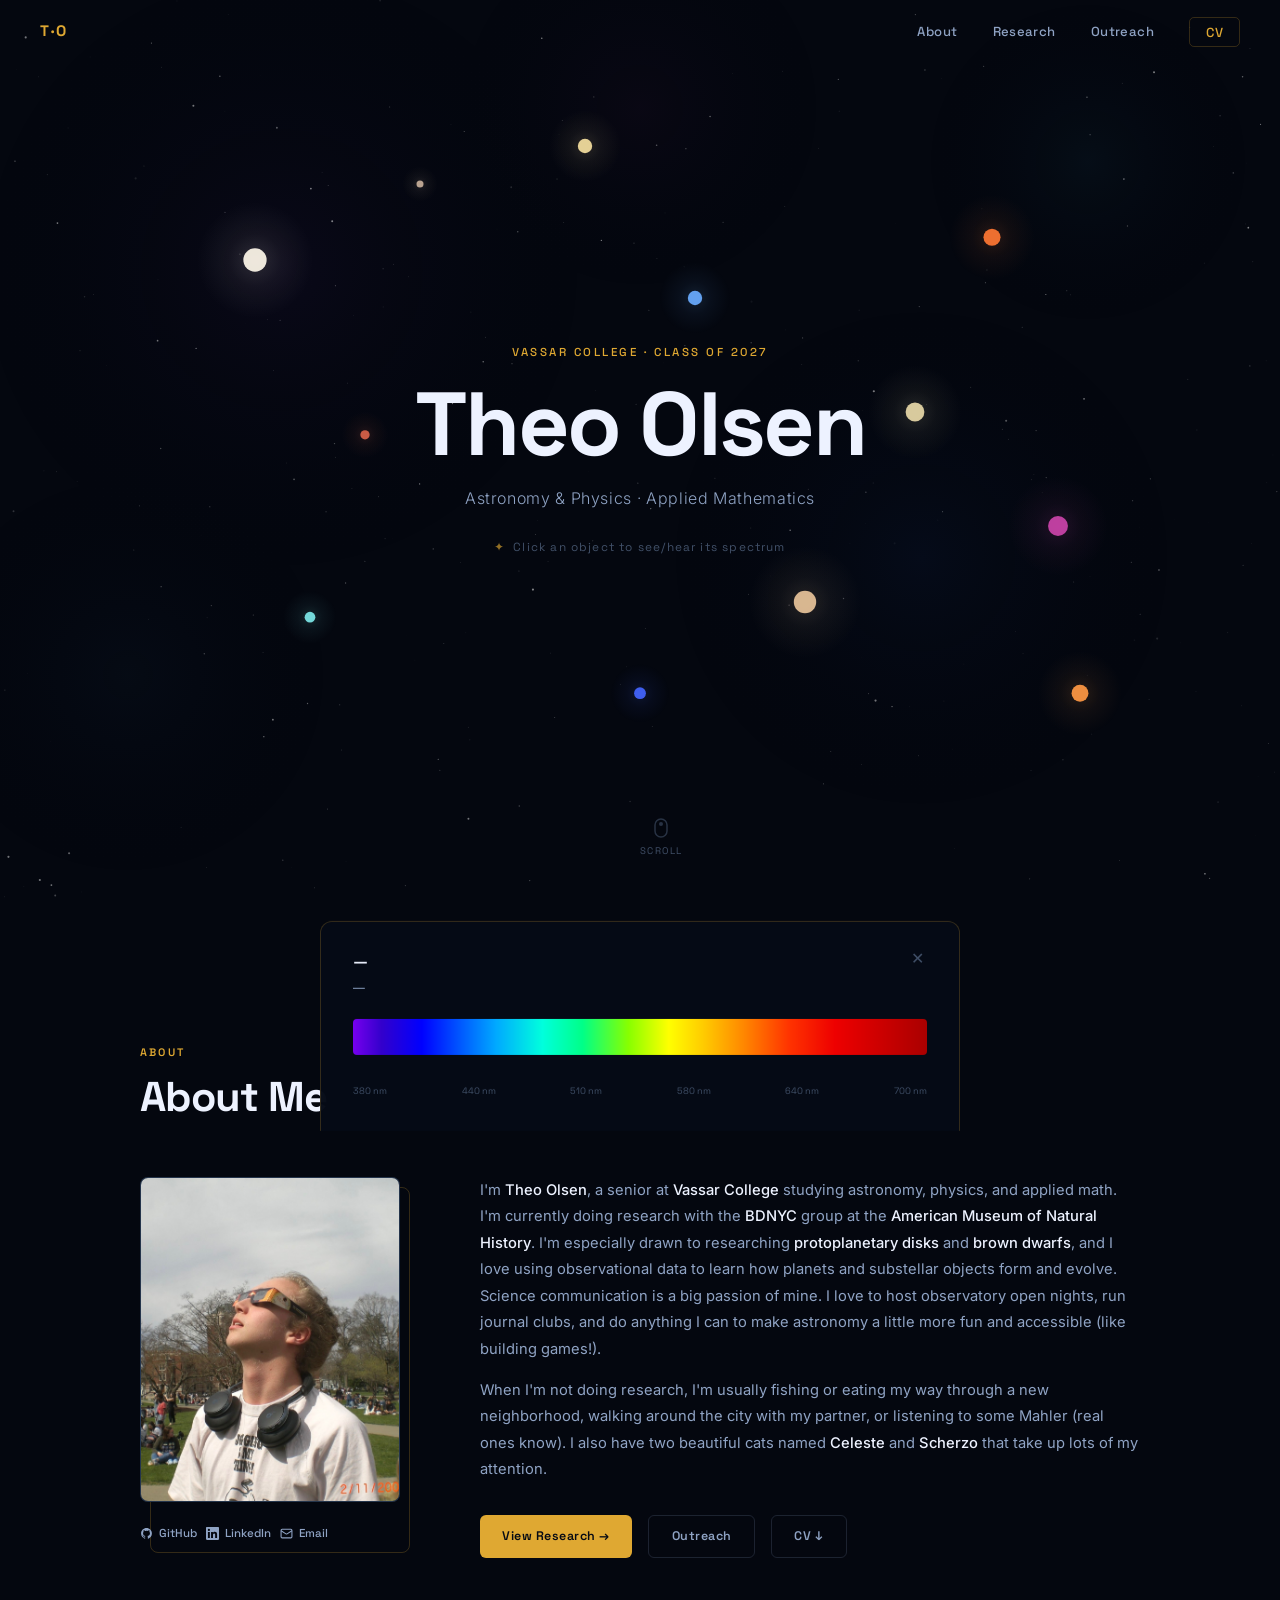
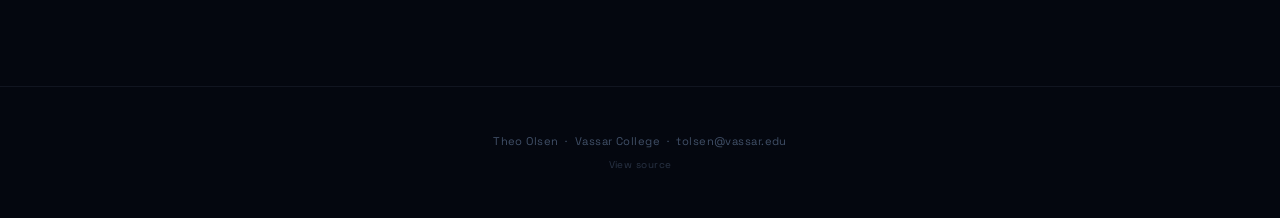
<file: index.html>
<!DOCTYPE html>
<html lang="en">

<head>
  <meta charset="UTF-8">
  <meta name="viewport" content="width=device-width, initial-scale=1.0">
  <title>Theo Olsen</title>
  <meta name="description" content="Theodor Olsen (Theo Olsen) — astronomy researcher, musician, and student at Vassar College. Research on brown dwarfs, protoplanetary disks, and the SEDA software package with BDNYC at the American Museum of Natural History.">
  <meta name="keywords" content="Theo Olsen, Theodor Olsen, astronomer, researcher, astronomy researcher, musician, music, flute, Vassar College, brown dwarfs, protoplanetary disks">
  <meta name="author" content="Theodor Olsen, Theo Olsen">
  <meta name="robots" content="index, follow">
  <link rel="canonical" href="https://the0lsen.github.io/">
  <meta property="og:type" content="website">
  <meta property="og:url" content="https://the0lsen.github.io/">
  <meta property="og:title" content="Theo Olsen | Theodor Olsen — Astronomer, Researcher &amp; Musician">
  <meta property="og:description" content="Theodor Olsen (Theo Olsen) — astronomy researcher and musician at Vassar College studying brown dwarfs, protoplanetary disks, and science communication.">
  <meta property="og:image" content="https://the0lsen.github.io/assets/photo.png">
  <meta name="twitter:card" content="summary_large_image">
  <meta name="twitter:title" content="Theo Olsen | Theodor Olsen — Astronomer, Researcher &amp; Musician">
  <meta name="twitter:description" content="Theodor Olsen (Theo Olsen) — astronomy researcher and musician at Vassar College studying brown dwarfs, protoplanetary disks, and science communication.">
  <meta name="twitter:image" content="https://the0lsen.github.io/assets/photo.png">
  <script type="application/ld+json">
  {
    "@context": "https://schema.org",
    "@type": "Person",
    "name": "Theodor Olsen",
    "alternateName": "Theo Olsen",
    "url": "https://the0lsen.github.io/",
    "image": "https://the0lsen.github.io/assets/photo.png",
    "description": "Astronomy researcher, musician, and student at Vassar College studying brown dwarfs and protoplanetary disks.",
    "jobTitle": "Astronomy Researcher and Musician",
    "affiliation": {
      "@type": "CollegeOrUniversity",
      "name": "Vassar College"
    },
    "sameAs": [
      "https://github.com/the0lsen",
      "https://www.linkedin.com/in/theo-olsen-43198183/"
    ],
    "email": "tolsen@vassar.edu",
    "knowsAbout": ["astronomy", "brown dwarfs", "protoplanetary disks", "astrophysics research", "music", "flute"]
  }
  </script>
  <link rel="preconnect" href="https://fonts.googleapis.com">
  <link rel="preconnect" href="https://fonts.gstatic.com" crossorigin>
  <link
    href="https://fonts.googleapis.com/css2?family=Space+Grotesk:wght@300;400;500;600;700&family=Inter:ital,wght@0,300;0,400;0,500;1,300;1,400&display=swap"
    rel="stylesheet">
  <style>
    *,
    *::before,
    *::after {
      box-sizing: border-box;
      margin: 0;
      padding: 0;
    }

    :root {
      --bg-0: #04070f;
      --bg-1: #07101d;
      --bg-2: #0b1626;
      --bg-card: #0e1c30;
      --gold: #dfa832;
      --gold-soft: rgba(223, 168, 50, 0.12);
      --gold-border: rgba(223, 168, 50, 0.22);
      --purple: #9d7ff0;
      --blue: #5b9cf6;
      --text: #edf2ff;
      --text-2: #8fa3c4;
      --text-3: #415068;
      --border: rgba(140, 160, 200, 0.09);
      --border-bright: rgba(140, 160, 200, 0.18);
      --nav-h: 62px;
      --f-display: 'Space Grotesk', sans-serif;
      --f-body: 'Inter', sans-serif;
      --radius: 8px;
    }

    html {
      scroll-behavior: smooth;
    }

    body {
      background: var(--bg-0);
      color: var(--text);
      font-family: var(--f-body);
      line-height: 1.65;
      overflow-x: hidden;
    }

    /* ═══ NAV ══════════════════════════════════════ */
    #nav {
      position: fixed;
      top: 0;
      left: 0;
      right: 0;
      height: var(--nav-h);
      z-index: 200;
      display: flex;
      align-items: center;
      justify-content: space-between;
      padding: 0 2.5rem;
      border-bottom: 1px solid transparent;
      transition: background .35s, border-color .35s, backdrop-filter .35s;
    }

    #nav.frosted {
      background: rgba(4, 7, 15, .82);
      backdrop-filter: blur(14px);
      -webkit-backdrop-filter: blur(14px);
      border-color: var(--border);
    }

    .nav-logo {
      font-family: var(--f-display);
      font-weight: 700;
      font-size: .95rem;
      letter-spacing: .12em;
      color: var(--gold);
      text-decoration: none;
    }

    .nav-links {
      display: flex;
      gap: 2.2rem;
      list-style: none;
      align-items: center;
    }

    .nav-links a {
      font-family: var(--f-display);
      font-size: .82rem;
      font-weight: 500;
      letter-spacing: .03em;
      color: var(--text-2);
      text-decoration: none;
      transition: color .2s;
    }

    .nav-links a:hover {
      color: var(--text);
    }

    .nav-cv {
      color: var(--gold) !important;
      border: 1px solid var(--gold-border);
      padding: .35rem 1rem;
      border-radius: 5px;
      transition: background .2s !important;
    }

    .nav-cv:hover {
      background: var(--gold-soft) !important;
    }

    /* ═══ HERO ═════════════════════════════════════ */
    #hero {
      position: relative;
      width: 100%;
      height: 100vh;
      overflow: hidden;
    }

    #starfield {
      position: absolute;
      inset: 0;
      width: 100%;
      height: 100%;
      cursor: crosshair;
    }

    .hero-ui {
      position: absolute;
      inset: 0;
      display: flex;
      flex-direction: column;
      align-items: center;
      justify-content: center;
      text-align: center;
      pointer-events: none;
      z-index: 2;
      padding: 0 2rem;
    }

    .hero-pre {
      font-family: var(--f-display);
      font-size: .72rem;
      font-weight: 500;
      letter-spacing: .22em;
      text-transform: uppercase;
      color: var(--gold);
      margin-bottom: 1.1rem;
      opacity: 0;
      animation: riseIn .9s .2s forwards;
    }

    .hero-name {
      font-family: var(--f-display);
      font-size: clamp(2.8rem, 7vw, 5.8rem);
      font-weight: 700;
      letter-spacing: -.03em;
      color: var(--text);
      line-height: 1;
      margin-bottom: 1rem;
      opacity: 0;
      animation: riseIn .9s .4s forwards;
    }

    .hero-sub {
      font-family: var(--f-body);
      font-size: clamp(.85rem, 1.8vw, 1rem);
      font-weight: 300;
      color: var(--text-2);
      letter-spacing: .04em;
      margin-bottom: 1.6rem;
      opacity: 0;
      animation: riseIn .9s .6s forwards;
    }

    .hero-tags {
      display: flex;
      gap: .5rem;
      flex-wrap: wrap;
      justify-content: center;
      margin-bottom: 2.8rem;
      opacity: 0;
      animation: riseIn .9s .8s forwards;
    }

    .hero-tag {
      font-family: var(--f-display);
      font-size: .67rem;
      font-weight: 500;
      letter-spacing: .05em;
      padding: .2rem .7rem;
      border: 1px solid var(--border-bright);
      border-radius: 100px;
      color: var(--text-3);
    }

    .hero-hint {
      font-family: var(--f-display);
      font-size: .74rem;
      letter-spacing: .1em;
      color: var(--text-3);
      opacity: 0;
      animation: riseIn .9s 1.1s forwards;
    }

    .hint-star {
      color: var(--gold);
      opacity: .65;
      margin-right: .3em;
    }

    /* Scroll cue */
    .scroll-cue {
      position: absolute;
      bottom: 2.5rem;
      left: 50%;
      transform: translateX(-50%);
      opacity: 0;
      animation: riseIn 1s 1.6s forwards;
      display: flex;
      flex-direction: column;
      align-items: center;
      gap: .4rem;
      pointer-events: none;
    }

    .scroll-cue span {
      font-family: var(--f-display);
      font-size: .6rem;
      letter-spacing: .15em;
      text-transform: uppercase;
      color: var(--text-3);
    }

    .scroll-cue svg {
      animation: bounce 2s 2s infinite;
    }

    /* ═══ SPECTRUM PANEL ═══════════════════════════ */
    #sp-panel {
      position: fixed;
      bottom: 0;
      left: 50%;
      transform: translateX(-50%) translateY(110%);
      width: min(640px, 92vw);
      background: rgba(6, 11, 22, .96);
      backdrop-filter: blur(20px);
      -webkit-backdrop-filter: blur(20px);
      border: 1px solid var(--gold-border);
      border-bottom: none;
      border-radius: 12px 12px 0 0;
      padding: 1.6rem 2rem 1.4rem;
      z-index: 300;
      transition: transform .45s cubic-bezier(.22, 1, .36, 1);
    }

    #sp-panel.open {
      transform: translateX(-50%) translateY(0);
    }

    .sp-top {
      display: flex;
      justify-content: space-between;
      align-items: flex-start;
      margin-bottom: 1.3rem;
    }

    .sp-name {
      font-family: var(--f-display);
      font-size: 1.05rem;
      font-weight: 600;
      color: var(--text);
    }

    .sp-type {
      font-family: var(--f-body);
      font-size: .74rem;
      color: var(--text-2);
      margin-top: .2rem;
    }

    .sp-close {
      background: none;
      border: none;
      color: var(--text-3);
      cursor: pointer;
      font-size: 1rem;
      padding: .2rem;
      line-height: 1;
      transition: color .2s;
    }

    .sp-close:hover {
      color: var(--text);
    }

    .sp-bar-wrap {
      position: relative;
      height: 36px;
      border-radius: 4px;
      overflow: visible;
      margin-bottom: 1.8rem;
    }

    .sp-rainbow {
      width: 100%;
      height: 36px;
      border-radius: 4px;
      background: linear-gradient(to right,
          #7700ee 0%, #3300cc 5%, #0000ff 12%,
          #004fff 18%, #00aaff 25%, #00ffdd 33%,
          #00ff88 40%, #88ff00 48%,
          #ffff00 55%, #ffcc00 61%,
          #ff8800 68%, #ff3300 76%,
          #ee0000 84%, #aa0000 100%);
    }

    .sp-lines-layer {
      position: absolute;
      inset: 0;
      pointer-events: none;
    }

    .sp-line {
      position: absolute;
      top: 0;
      bottom: 0;
      width: 2px;
      background: rgba(0, 0, 0, .88);
      transform: translateX(-50%);
    }

    .sp-line-lbl {
      position: absolute;
      bottom: -17px;
      transform: translateX(-50%);
      font-size: .56rem;
      font-family: var(--f-display);
      color: var(--text-2);
      white-space: nowrap;
    }

    .sp-wl {
      display: flex;
      justify-content: space-between;
      margin-top: .4rem;
    }

    .sp-wl span {
      font-size: .58rem;
      font-family: var(--f-display);
      color: var(--text-3);
    }

    .sp-desc {
      font-size: .74rem;
      color: var(--text-2);
      font-style: italic;
      margin-top: .6rem;
    }

    /* ═══ ABOUT SECTION ════════════════════════════ */
    #about {
      padding: 9rem 2.5rem 8rem;
      max-width: 1080px;
      margin: 0 auto;
    }

    .eyebrow {
      font-family: var(--f-display);
      font-size: .68rem;
      font-weight: 600;
      letter-spacing: .2em;
      text-transform: uppercase;
      color: var(--gold);
      margin-bottom: .7rem;
    }

    .section-h {
      font-family: var(--f-display);
      font-size: clamp(1.8rem, 4vw, 2.6rem);
      font-weight: 700;
      letter-spacing: -.025em;
      color: var(--text);
      line-height: 1.15;
      margin-bottom: 3.5rem;
    }

    .section-h em {
      font-style: italic;
      color: var(--purple);
    }

    .about-grid {
      display: grid;
      grid-template-columns: 260px 1fr;
      gap: 5rem;
      align-items: start;
    }

    /* Photo card */
    .photo-col {
      position: relative;
    }

    .photo-frame {
      width: 100%;
      aspect-ratio: 4/5;
      background: var(--bg-card);
      border: 1px solid var(--border-bright);
      border-radius: var(--radius);
      overflow: hidden;
      display: flex;
      align-items: center;
      justify-content: center;
    }

    .photo-frame img {
      width: 100%;
      height: 100%;
      object-fit: cover;
    }

    .photo-deco {
      position: absolute;
      top: 10px;
      left: 10px;
      width: 100%;
      height: 100%;
      border: 1px solid var(--gold-border);
      border-radius: var(--radius);
      z-index: -1;
    }

    .social-row {
      display: flex;
      flex-wrap: wrap;
      gap: .6rem;
      margin-top: 1.4rem;
    }

    .social-link {
      display: flex;
      align-items: center;
      gap: .35rem;
      font-family: var(--f-display);
      font-size: .72rem;
      font-weight: 500;
      color: var(--text-2);
      text-decoration: none;
      transition: color .2s;
    }

    .social-link:hover {
      color: var(--gold);
    }

    .social-link svg {
      flex-shrink: 0;
    }

    /* Bio */
    .bio-col h2 {
      font-family: var(--f-display);
      font-size: 1.75rem;
      font-weight: 700;
      letter-spacing: -.02em;
      color: var(--text);
      margin-bottom: 1.2rem;
    }

    .bio-col p {
      font-size: .92rem;
      color: var(--text-2);
      line-height: 1.8;
      margin-bottom: .9rem;
    }

    .bio-col p strong {
      color: var(--text);
      font-weight: 500;
    }

    .awards-row {
      display: flex;
      flex-wrap: wrap;
      gap: .8rem;
      margin-top: 2rem;
      padding-top: 2rem;
      border-top: 1px solid var(--border);
    }

    .award {
      display: flex;
      align-items: center;
      gap: .45rem;
      padding: .42rem .85rem;
      background: var(--bg-card);
      border: 1px solid var(--border);
      border-radius: 6px;
    }

    .award-icon {
      font-size: .85rem;
    }

    .award-txt {
      font-family: var(--f-display);
      font-size: .68rem;
      font-weight: 500;
      color: var(--text-2);
    }

    /* CTA row */
    .cta-row {
      display: flex;
      gap: 1rem;
      flex-wrap: wrap;
      margin-top: 2rem;
    }

    .btn {
      font-family: var(--f-display);
      font-size: .78rem;
      font-weight: 600;
      letter-spacing: .04em;
      padding: .65rem 1.4rem;
      border-radius: 6px;
      text-decoration: none;
      transition: all .2s;
      display: inline-flex;
      align-items: center;
      gap: .4rem;
    }

    .btn-gold {
      background: var(--gold);
      color: #060a14;
    }

    .btn-gold:hover {
      background: #f0b832;
    }

    .btn-ghost {
      border: 1px solid var(--border-bright);
      color: var(--text-2);
    }

    .btn-ghost:hover {
      border-color: var(--text-2);
      color: var(--text);
    }

    /* ═══ FOOTER ══════════════════════════════════ */
    footer {
      padding: 2.8rem 2.5rem;
      text-align: center;
      border-top: 1px solid var(--border);
      font-family: var(--f-display);
      font-size: .7rem;
      letter-spacing: .04em;
      color: var(--text-3);
    }

    footer a {
      color: var(--text-3);
      text-decoration: none;
      transition: color .2s;
    }

    footer a:hover {
      color: var(--gold);
    }

    /* ═══ ANIMATIONS ══════════════════════════════ */
    @keyframes riseIn {
      from {
        opacity: 0;
        transform: translateY(18px);
      }

      to {
        opacity: 1;
        transform: translateY(0);
      }
    }

    @keyframes bounce {

      0%,
      100% {
        transform: translateY(0);
      }

      50% {
        transform: translateY(5px);
      }
    }

    /* ═══ SCROLLBAR ═══════════════════════════════ */
    ::-webkit-scrollbar {
      width: 5px;
    }

    ::-webkit-scrollbar-track {
      background: var(--bg-0);
    }

    ::-webkit-scrollbar-thumb {
      background: var(--border-bright);
      border-radius: 3px;
    }

    /* ═══ RESPONSIVE ══════════════════════════════ */
    @media (max-width: 780px) {
      #nav {
        padding: 0 1.2rem;
      }

      .nav-links {
        gap: 1.4rem;
      }

      .nav-links li:first-child {
        display: none;
      }

      .about-grid {
        grid-template-columns: 1fr;
        gap: 2.5rem;
      }

      .photo-col {
        max-width: 200px;
      }

      #about {
        padding: 6rem 1.5rem 5rem;
      }
    }
  </style>
</head>

<body>

  <!-- NAV ─────────────────────────────────────── -->
  <nav id="nav">
    <a href="index.html" class="nav-logo">T·O</a>
    <ul class="nav-links">
      <li><a href="#about">About</a></li>
      <li><a href="research.html">Research</a></li>
      <li><a href="outreach.html">Outreach</a></li>
      <li><a href="./assets/Theo_Olsen_CV_June_2026.pdf" target="_blank" class="nav-cv">CV</a></li>
    </ul>
  </nav>

  <!-- HERO ────────────────────────────────────── -->
  <section id="hero">
    <canvas id="starfield"></canvas>

    <div class="hero-ui">
      <p class="hero-pre">Vassar College · Class of 2027</p>
      <h1 class="hero-name">Theo Olsen</h1>
      <p class="hero-sub">Astronomy &amp; Physics · Applied Mathematics</p>
      <p class="hero-hint">
        <span class="hint-star">✦</span>
        Click an object to see/hear its spectrum
      </p>
    </div>

    <div class="scroll-cue">
      <svg width="14" height="20" viewBox="0 0 14 20" fill="none">
        <rect x="1" y="1" width="12" height="18" rx="6" stroke="rgba(65,80,104,.6)" stroke-width="1.5" />
        <circle cx="7" cy="6" r="2" fill="rgba(65,80,104,.6)" />
      </svg>
      <span>Scroll</span>
    </div>
  </section>

  <!-- SPECTRUM PANEL ──────────────────────────── -->
  <div id="sp-panel">
    <div class="sp-top">
      <div>
        <div class="sp-name" id="sp-name">—</div>
        <div class="sp-type" id="sp-type">—</div>
      </div>
      <button class="sp-close" id="sp-close" aria-label="Close">✕</button>
    </div>
    <div class="sp-bar-wrap">
      <div class="sp-rainbow"></div>
      <div class="sp-lines-layer" id="sp-lines"></div>
    </div>
    <div class="sp-wl">
      <span>380 nm</span><span>440 nm</span><span>510 nm</span>
      <span>580 nm</span><span>640 nm</span><span>700 nm</span>
    </div>
    <p class="sp-desc" id="sp-desc"></p>
  </div>

  <!-- ABOUT ───────────────────────────────────── -->
  <section id="about">
    <p class="eyebrow">About</p>
    <h2 class="section-h">About Me</h2>

    <div class="about-grid">
      <!-- Photo -->
      <div class="photo-col">
        <div class="photo-frame">
          <img src="assets/photo.png" alt="Theo Olsen">
        </div>
        <div class="photo-deco"></div>

        <div class="social-row">
          <a href="https://github.com/the0lsen" target="_blank" class="social-link">
            <svg width="13" height="13" viewBox="0 0 24 24" fill="currentColor">
              <path
                d="M12 2C6.477 2 2 6.477 2 12c0 4.418 2.865 8.166 6.839 9.489.5.092.682-.217.682-.482 0-.237-.009-.866-.013-1.7-2.782.603-3.369-1.341-3.369-1.341-.454-1.154-1.11-1.462-1.11-1.462-.908-.62.069-.608.069-.608 1.003.07 1.531 1.03 1.531 1.03.892 1.529 2.341 1.087 2.91.832c.092-.647.35-1.088.636-1.338-2.22-.253-4.555-1.11-4.555-4.943 0-1.091.39-1.984 1.029-2.683-.103-.253-.446-1.27.098-2.647 0 0 .84-.269 2.75 1.025A9.578 9.578 0 0112 6.836c.85.004 1.705.115 2.504.337 1.909-1.294 2.747-1.025 2.747-1.025.546 1.377.203 2.394.1 2.647.64.699 1.028 1.592 1.028 2.683 0 3.842-2.339 4.687-4.566 4.935.359.309.678.919.678 1.852 0 1.336-.012 2.415-.012 2.741 0 .267.18.578.688.48C19.138 20.163 22 16.418 22 12c0-5.523-4.477-10-10-10z" />
            </svg>
            GitHub
          </a>
          <a href="https://www.linkedin.com/in/theo-olsen-43198183/" target="_blank" class="social-link">
            <svg width="13" height="13" viewBox="0 0 24 24" fill="currentColor">
              <path
                d="M20.447 20.452h-3.554v-5.569c0-1.328-.027-3.037-1.852-3.037-1.853 0-2.136 1.445-2.136 2.939v5.667H9.351V9h3.414v1.561h.046c.477-.9 1.637-1.85 3.37-1.85 3.601 0 4.267 2.37 4.267 5.455v6.286zM5.337 7.433a2.062 2.062 0 01-2.063-2.065 2.064 2.064 0 112.063 2.065zm1.782 13.019H3.555V9h3.564v11.452zM22.225 0H1.771C.792 0 0 .774 0 1.729v20.542C0 23.227.792 24 1.771 24h20.451C23.2 24 24 23.227 24 22.271V1.729C24 .774 23.2 0 22.222 0h.003z" />
            </svg>
            LinkedIn
          </a>
          <a href="mailto:tolsen@vassar.edu" class="social-link">
            <svg width="13" height="13" viewBox="0 0 24 24" fill="none" stroke="currentColor" stroke-width="2">
              <rect x="2" y="4" width="20" height="16" rx="2" />
              <path d="m22 7-8.97 5.7a1.94 1.94 0 01-2.06 0L2 7" />
            </svg>
            Email
          </a>
        </div>
      </div>

      <!-- Bio -->
      <div class="bio-col">
        <p>
          I'm <strong>Theo Olsen</strong>, a senior at <strong>Vassar College</strong> studying astronomy, physics, and applied math.
          I'm currently doing research with the <strong>BDNYC</strong> group at the
          <strong>American Museum of Natural History</strong>.
          I'm especially drawn to researching <strong>protoplanetary disks</strong> and
          <strong>brown dwarfs</strong>, and I love using observational data to learn
          how planets and substellar objects form and evolve.
          Science communication is a big passion of mine. I love to host observatory open nights,
          run journal clubs, and do anything I can to make astronomy a little more fun and accessible (like building games!).
        </p>
        <p>
          When I'm not doing research, I'm usually fishing or eating my way through a new neighborhood,
          walking around the city with my partner, or listening to some Mahler (real ones know).
          I also have two beautiful cats named <strong>Celeste</strong> and
          <strong>Scherzo</strong> that take up lots of my attention.
        </p>

        <div class="cta-row">
          <a href="research.html" class="btn btn-gold">View Research →</a>
          <a href="outreach.html" class="btn btn-ghost">Outreach</a>
          <a href="./assets/Theo_Olsen_CV_June_2026.pdf" target="_blank" class="btn btn-ghost">CV ↓</a>
        </div>


      </div>
    </div>
  </section>

  <!-- FOOTER ──────────────────────────────────── -->
  <footer>
    <p>Theo Olsen &nbsp;·&nbsp; Vassar College &nbsp;·&nbsp;
      <a href="mailto:tolsen@vassar.edu">tolsen@vassar.edu</a>
    </p>
    <p style="margin-top:.4rem;font-size:.62rem;opacity:.6;">
      <a href="https://github.com/the0lsen/the0lsen.github.io" target="_blank">View source</a>
    </p>
  </footer>

  <!-- ═══════════════════════════════════════════
     SCRIPT: Canvas Minigame + Audio
═══════════════════════════════════════════ -->
  <script>
    // ── Nav scroll effect ─────────────────────────
    const navEl = document.getElementById('nav');
    window.addEventListener('scroll', () => {
      navEl.classList.toggle('frosted', window.scrollY > 20);
    });

    // ── Object catalogue ─────────────────────────
    // Positions: Sun upper-left area, brown dwarfs right side, planets spread across
    const POS = [
      // Sun
      [.15, .25],
      // Brown dwarfs
      [.82, .22], [.88, .60],
      // Planets (Mercury → Neptune + a hot Jupiter exoplanet)
      [.30, .15], [.45, .10], [.55, .30], [.25, .48],
      [.65, .70], [.75, .45], [.20, .72], [.50, .82],
      [.90, .82],
    ];

    const CATALOGUE = [
      // ── Our Sun ──
      { name: 'The Sun', type: 'G', size: 16.5, temp: 5778, desc: 'Our G2V host star — the reference spectrum' },
      // ── Brown Dwarfs ──
      { name: '2MASS J1047+21', type: 'L', size: 12.6, temp: 2200, desc: 'L6 brown dwarf — FeH, CrH & CO bands dominate' },
      { name: 'Gliese 229 B', type: 'T', size: 11.4, temp: 960, desc: 'T7 brown dwarf — methane detected at 890 nm (unique!)' },
      // ── Planets ──
      { name: 'Mercury', type: 'Rk', size: 4.5, temp: 440, desc: 'Silicate-rich, virtually no atmosphere — reflected solar' },
      { name: 'Venus', type: 'Ve', size: 7.2, temp: 737, desc: 'Dense CO₂ atmosphere — strong CO₂ & SO₂ bands' },
      { name: 'Earth', type: 'Ea', size: 7.2, temp: 288, desc: 'O₂, H₂O, O₃ — only known biosignature spectrum' },
      { name: 'Mars', type: 'Ma', size: 5.4, temp: 210, desc: 'Thin CO₂ atmosphere, Fe₂O₃ dust — red reflectance' },
      { name: 'Jupiter', type: 'Ju', size: 11.4, temp: 165, desc: 'NH₃ clouds, CH₄ & H₂ — banded gas giant spectrum' },
      { name: 'Saturn', type: 'Sa', size: 10.2, temp: 134, desc: 'CH₄, NH₃, H₂ — slightly colder than Jupiter' },
      { name: 'Uranus', type: 'Ur', size: 8.4, temp: 76, desc: 'CH₄ ice mantle — strong 619 nm methane absorption' },
      { name: 'Neptune', type: 'Ne', size: 7.8, temp: 72, desc: 'Deep CH₄ absorption gives vivid blue colour' },
      { name: '51 Peg b', type: 'HJ', size: 9.6, temp: 1285, desc: 'First hot Jupiter — Na I, K I, H₂O in transmission' },
    ];

    // Colours: Sun warm white, L-dwarf deep orange, T-dwarf magenta, planets natural hues
    const S_COLOR = {
      G: '#fff9eb',  // Sun
      L: '#ff7733',  // L brown dwarf
      T: '#cc44aa',  // T brown dwarf
      Rk: '#c8b09a',  // Mercury (rocky grey)
      Ve: '#f5dfa0',  // Venus (pale yellow)
      Ea: '#6aadff',  // Earth (blue)
      Ma: '#d9634a',  // Mars (red-orange)
      Ju: '#e8c49a',  // Jupiter (tan)
      Sa: '#e8d9a8',  // Saturn (pale gold)
      Ur: '#7de8e8',  // Uranus (cyan)
      Ne: '#4466ff',  // Neptune (deep blue)
      HJ: '#ff9944',  // Hot Jupiter (orange)
    };

    // Musical chords — flute register
    const CHORDS = {
      G: [392.00, 493.88, 587.33],  // Sun: G4-B4-D5 warm major
      L: [261.63, 311.13, 392.00],  // L-dwarf: C4-Eb4-G4 minor
      T: [220.00, 277.18, 329.63],  // T-dwarf: A3-C#4-E4 eerie
      Rk: [523.25, 622.25, 698.46],  // Mercury: C5-Eb5-F5 sparse
      Ve: [466.16, 554.37, 659.25],  // Venus: Bb4-C#5-E5 dense
      Ea: [440.00, 523.25, 659.25],  // Earth: A4-C5-E5 bright
      Ma: [349.23, 415.30, 523.25],  // Mars: F4-Ab4-C5 dusty
      Ju: [329.63, 392.00, 493.88],  // Jupiter: E4-G4-B4 grand
      Sa: [293.66, 369.99, 440.00],  // Saturn: D4-F#4-A4 ringed
      Ur: [277.18, 349.23, 415.30],  // Uranus: C#4-F4-Ab4 icy
      Ne: [246.94, 311.13, 392.00],  // Neptune: B3-Eb4-G4 deep
      HJ: [415.30, 523.25, 622.25],  // Hot Jupiter: Ab4-C5-Eb5
    };

    // Absorption/reflection features (nm, 380–700 window)
    const LINES = {
      G: [{ nm: 393.4, l: 'Ca K' }, { nm: 396.8, l: 'Ca H' }, { nm: 430.8, l: 'CH' }, { nm: 589.0, l: 'Na D' }, { nm: 656.3, l: 'Hα' }],
      L: [{ nm: 430, l: 'CrH' }, { nm: 470, l: 'FeH' }, { nm: 518, l: 'Mg I' }, { nm: 589, l: 'Na D' }, { nm: 670, l: 'Li I' }],
      T: [{ nm: 404, l: 'K I' }, { nm: 589, l: 'Na I' }, { nm: 619, l: 'CH₄' }, { nm: 666, l: 'CH₄' }, { nm: 890, l: 'CH₄' }],
      Rk: [{ nm: 430, l: 'Pyx' }, { nm: 505, l: 'Ol' }, { nm: 627, l: 'Ol' }, { nm: 660, l: 'Py' }],
      Ve: [{ nm: 445, l: 'CO₂' }, { nm: 510, l: 'SO₂' }, { nm: 577, l: 'CO₂' }, { nm: 645, l: 'CO₂' }],
      Ea: [{ nm: 393, l: 'O₃' }, { nm: 480, l: 'H₂O' }, { nm: 577, l: 'O₂' }, { nm: 627, l: 'H₂O' }, { nm: 686, l: 'O₂ B' }],
      Ma: [{ nm: 445, l: 'CO₂' }, { nm: 517, l: 'CO₂' }, { nm: 577, l: 'CO₂' }, { nm: 645, l: 'CO₂' }, { nm: 667, l: 'CO₂' }],
      Ju: [{ nm: 543, l: 'CH₄' }, { nm: 577, l: 'NH₃' }, { nm: 619, l: 'CH₄' }, { nm: 648, l: 'NH₃' }, { nm: 668, l: 'CH₄' }],
      Sa: [{ nm: 543, l: 'CH₄' }, { nm: 580, l: 'NH₃' }, { nm: 619, l: 'CH₄' }, { nm: 668, l: 'CH₄' }, { nm: 700, l: 'H₂' }],
      Ur: [{ nm: 543, l: 'CH₄' }, { nm: 576, l: 'CH₄' }, { nm: 619, l: 'CH₄' }, { nm: 665, l: 'CH₄' }, { nm: 693, l: 'H₂' }],
      Ne: [{ nm: 543, l: 'CH₄' }, { nm: 619, l: 'CH₄' }, { nm: 665, l: 'CH₄' }, { nm: 693, l: 'CH₄' }, { nm: 700, l: 'H₂' }],
      HJ: [{ nm: 393, l: 'Na I' }, { nm: 404, l: 'K I' }, { nm: 587, l: 'He I' }, { nm: 630, l: 'H₂O' }, { nm: 656, l: 'Hα' }],
    };

    const TYPE_DESC = {
      G: 'G2V star · 5,778 K · Ca II H&K, Na D, Hα absorption',
      L: 'L-dwarf · ~2,200 K · CrH, FeH, Li I, Na I bands',
      T: 'T-dwarf · ~960 K · Methane & K I — coolest detectable',
      Rk: 'Rocky planet · ~440 K · Silicate reflectance spectrum',
      Ve: 'Rocky planet · ~737 K · CO₂-dominated thick atmosphere',
      Ea: 'Rocky planet · ~288 K · O₂, O₃, H₂O biosignatures',
      Ma: 'Rocky planet · ~210 K · Thin CO₂ + iron-oxide dust',
      Ju: 'Gas giant · ~165 K · NH₃ & CH₄ cloud deck spectrum',
      Sa: 'Gas giant · ~134 K · CH₄ & NH₃, colder than Jupiter',
      Ur: 'Ice giant · ~76 K · Deep CH₄ absorption in red/NIR',
      Ne: 'Ice giant · ~72 K · CH₄ absorption gives deep blue hue',
      HJ: 'Hot Jupiter · ~1,285 K · Na I, K I, H₂O in transit',
    };

    // ── Canvas setup ──────────────────────────────
    const cv = document.getElementById('starfield');
    const ctx = cv.getContext('2d');
    let W, H;
    let mouse = { x: -9999, y: -9999 };
    let activeStar = null;
    let audioCtx = null;
    let frame = 0;
    let iStars = [];

    function hexRgba(hex, a) {
      const r = parseInt(hex.slice(1, 3), 16);
      const g = parseInt(hex.slice(3, 5), 16);
      const b = parseInt(hex.slice(5, 7), 16);
      return `rgba(${r},${g},${b},${a})`;
    }

    // Background star layers
    function makeBgLayer(n, maxR) {
      return Array.from({ length: n }, () => ({
        x: Math.random(), y: Math.random(),
        r: maxR * (.4 + Math.random() * .6),
        ph: Math.random() * Math.PI * 2,
      }));
    }
    const BG = [makeBgLayer(220, .7), makeBgLayer(90, 1.1)];

    function resize() {
      W = cv.width = window.innerWidth;
      H = cv.height = window.innerHeight;
      iStars = CATALOGUE.map((s, i) => {
        const [nx, ny] = POS[i % POS.length];
        const pad = 90;
        return {
          ...s,
          x: pad + nx * (W - pad * 2),
          y: 70 + ny * (H - 140),
          r: s.size || (2.6 + Math.random() * 2.2),
          ph: Math.random() * Math.PI * 2,
          spd: .45 + Math.random() * .7,
          pulseT: 0,
        };
      });
    }

    // ── Draw loop ─────────────────────────────────
    function draw() {
      ctx.clearRect(0, 0, W, H);

      // Nebula blobs
      [
        { x: .22, y: .30, r: 300, c: 'rgba(50,20,90,.13)' },
        { x: .72, y: .62, r: 250, c: 'rgba(18,45,110,.11)' },
        { x: .5, y: .12, r: 180, c: 'rgba(70,18,75,.09)' },
        { x: .85, y: .18, r: 160, c: 'rgba(25,75,100,.10)' },
        { x: .1, y: .75, r: 200, c: 'rgba(30,60,90,.08)' },
      ].forEach(n => {
        const g = ctx.createRadialGradient(n.x * W, n.y * H, 0, n.x * W, n.y * H, n.r);
        g.addColorStop(0, n.c); g.addColorStop(1, 'rgba(0,0,0,0)');
        ctx.fillStyle = g;
        ctx.beginPath(); ctx.arc(n.x * W, n.y * H, n.r, 0, Math.PI * 2); ctx.fill();
      });

      // Background stars
      BG.forEach((layer, li) => {
        layer.forEach(s => {
          const tw = .35 + .65 * Math.sin(s.ph + frame * .007);
          ctx.globalAlpha = tw * (li === 0 ? .3 : .5);
          ctx.fillStyle = '#fff';
          ctx.beginPath();
          ctx.arc(s.x * W, s.y * H, s.r, 0, Math.PI * 2);
          ctx.fill();
        });
      });
      ctx.globalAlpha = 1;

      // Interactive stars
      iStars.forEach(s => {
        const d = Math.hypot(mouse.x - s.x, mouse.y - s.y);
        const hover = d < 32;
        const active = s === activeStar;
        const tw = .82 + .18 * Math.sin(s.ph + frame * s.spd * .018);
        const rr = s.r * (hover || active ? 1.5 : 1) * tw;
        const col = S_COLOR[s.type];

        // Glow halo
        const gs = rr * (hover ? 10 : active ? 8 : 5);
        const grd = ctx.createRadialGradient(s.x, s.y, 0, s.x, s.y, gs);
        grd.addColorStop(0, hexRgba(col, hover ? .32 : active ? .25 : .14));
        grd.addColorStop(.45, hexRgba(col, hover ? .12 : .05));
        grd.addColorStop(1, hexRgba(col, 0));
        ctx.fillStyle = grd;
        ctx.beginPath(); ctx.arc(s.x, s.y, gs, 0, Math.PI * 2); ctx.fill();

        // Star core
        ctx.fillStyle = col;
        ctx.globalAlpha = .92;
        ctx.beginPath(); ctx.arc(s.x, s.y, rr, 0, Math.PI * 2); ctx.fill();
        ctx.globalAlpha = 1;

        // Pulse ring
        if (s.pulseT > 0 && s.pulseT < 1) {
          ctx.strokeStyle = hexRgba(col, 1 - s.pulseT);
          ctx.lineWidth = 1.2;
          ctx.beginPath(); ctx.arc(s.x, s.y, rr + s.pulseT * 36, 0, Math.PI * 2); ctx.stroke();
          s.pulseT = Math.min(s.pulseT + .022, 1);
        }

        // Label on hover or active
        if (hover || active) {
          ctx.save();
          ctx.font = '500 11px "Space Grotesk",sans-serif';
          ctx.fillStyle = '#edf2ff';
          ctx.globalAlpha = .95;
          const lx = s.x + rr + 11, ly = s.y - 3;
          ctx.fillText(s.name, lx, ly);
          ctx.font = '300 9.5px "Inter",sans-serif';
          ctx.fillStyle = '#8fa3c4';
          ctx.fillText(`${s.temp.toLocaleString()} K`, lx, ly + 13);
          ctx.restore();
        }
      });

      frame++;
      requestAnimationFrame(draw);
    }

    // ── Mouse/touch events ────────────────────────
    // Use canvas-relative coords so scroll offset doesn't shift hit detection
    function canvasY(clientY) {
      return clientY - cv.getBoundingClientRect().top;
    }

    cv.addEventListener('mousemove', e => {
      mouse.x = e.clientX;
      mouse.y = canvasY(e.clientY);
      const hit = iStars.some(s => Math.hypot(mouse.x - s.x, mouse.y - s.y) < 32);
      cv.style.cursor = hit ? 'pointer' : 'crosshair';
    });
    cv.addEventListener('mouseleave', () => { mouse.x = -9999; mouse.y = -9999; });

    function handleInteract(cx, cy) {
      const canY = canvasY(cy);
      let best = null, bd = 38;
      iStars.forEach(s => {
        const d = Math.hypot(cx - s.x, canY - s.y);
        if (d < bd) { bd = d; best = s; }
      });
      if (!best) return;
      activeStar = best;
      best.pulseT = .01;
      showSpectrum(best);
      playChord(best.type);
    }

    cv.addEventListener('click', e => handleInteract(e.clientX, e.clientY));
    cv.addEventListener('touchstart', e => {
      const t = e.touches[0];
      const canY = canvasY(t.clientY);
      const hit = iStars.some(s => Math.hypot(t.clientX - s.x, canY - s.y) < 38);
      if (hit) {
        e.preventDefault();
        handleInteract(t.clientX, t.clientY);
      }
    }, { passive: false });

    // ── Spectrum panel ────────────────────────────
    const spPanel = document.getElementById('sp-panel');
    const spName = document.getElementById('sp-name');
    const spType = document.getElementById('sp-type');
    const spLines = document.getElementById('sp-lines');
    const spDesc = document.getElementById('sp-desc');

    document.getElementById('sp-close').addEventListener('click', () => {
      spPanel.classList.remove('open');
      activeStar = null;
    });

    function showSpectrum(star) {
      spName.textContent = star.name;
      spType.textContent = TYPE_DESC[star.type] + '  ·  ' + star.desc;

      spLines.innerHTML = '';
      // Only render lines within the visible 380–700 nm window
      const lines = (LINES[star.type] || []).filter(l => l.nm >= 380 && l.nm <= 700);
      const placedPcts = [];
      lines.forEach(l => {
        const pct = ((l.nm - 380) / (700 - 380)) * 100;
        const line = document.createElement('div');
        line.className = 'sp-line'; line.style.left = pct + '%';
        spLines.appendChild(line);
        const lbl = document.createElement('div');
        lbl.className = 'sp-line-lbl'; lbl.style.left = pct + '%';
        lbl.textContent = l.l;
        // Flip label above the bar if it would collide with a nearby label
        if (placedPcts.some(p => Math.abs(pct - p) < 7)) {
          lbl.style.bottom = 'auto';
          lbl.style.top = '-17px';
        }
        placedPcts.push(pct);
        spLines.appendChild(lbl);
      });

      const allLines = LINES[star.type] || [];
      const lnames = allLines.map(l => l.l).join(' · ');
      spDesc.textContent = `Key absorption features: ${lnames}`;
      spPanel.classList.add('open');
    }

    // ── Audio engine ──────────────────────────────
    function getAC() {
      if (!audioCtx) {
        audioCtx = new (window.AudioContext || window.webkitAudioContext)();
      }
      if (audioCtx.state === 'suspended') audioCtx.resume();
      return audioCtx;
    }

    function playChord(type) {
      const ac = getAC();
      const freqs = CHORDS[type] || CHORDS.G;
      freqs.forEach((freq, i) => {
        const now = ac.currentTime + i * .04; // slight stagger

        // Main oscillator (flute: mostly sine)
        const osc = ac.createOscillator();
        const gain = ac.createGain();

        // LFO vibrato — flute characteristic
        const lfo = ac.createOscillator();
        const lfoGn = ac.createGain();
        lfo.frequency.value = 4.8 + i * .4;
        lfoGn.gain.value = freq * .0045;
        lfo.connect(lfoGn);
        lfoGn.connect(osc.frequency);

        osc.type = 'sine';
        osc.frequency.value = freq;

        // Gentle reverb via convolver would need IR; use simple delay chorus instead
        const delay = ac.createDelay(.06);
        const delGn = ac.createGain();
        delGn.gain.value = .18;
        osc.connect(delay); delay.connect(delGn); delGn.connect(gain);

        // ADSR envelope
        const vol = .11 / (i + 1);
        gain.gain.setValueAtTime(0, now);
        gain.gain.linearRampToValueAtTime(vol, now + .07);
        gain.gain.linearRampToValueAtTime(vol * .78, now + .4);
        gain.gain.setValueAtTime(vol * .78, now + 1.9);
        gain.gain.linearRampToValueAtTime(0, now + 3.2);

        osc.connect(gain);
        gain.connect(ac.destination);

        lfo.start(now); osc.start(now);
        osc.stop(now + 3.2); lfo.stop(now + 3.2);
      });
    }

    // ── Init ──────────────────────────────────────
    window.addEventListener('resize', resize);
    resize();
    draw();
  </script>
</body>

</html>
</file>
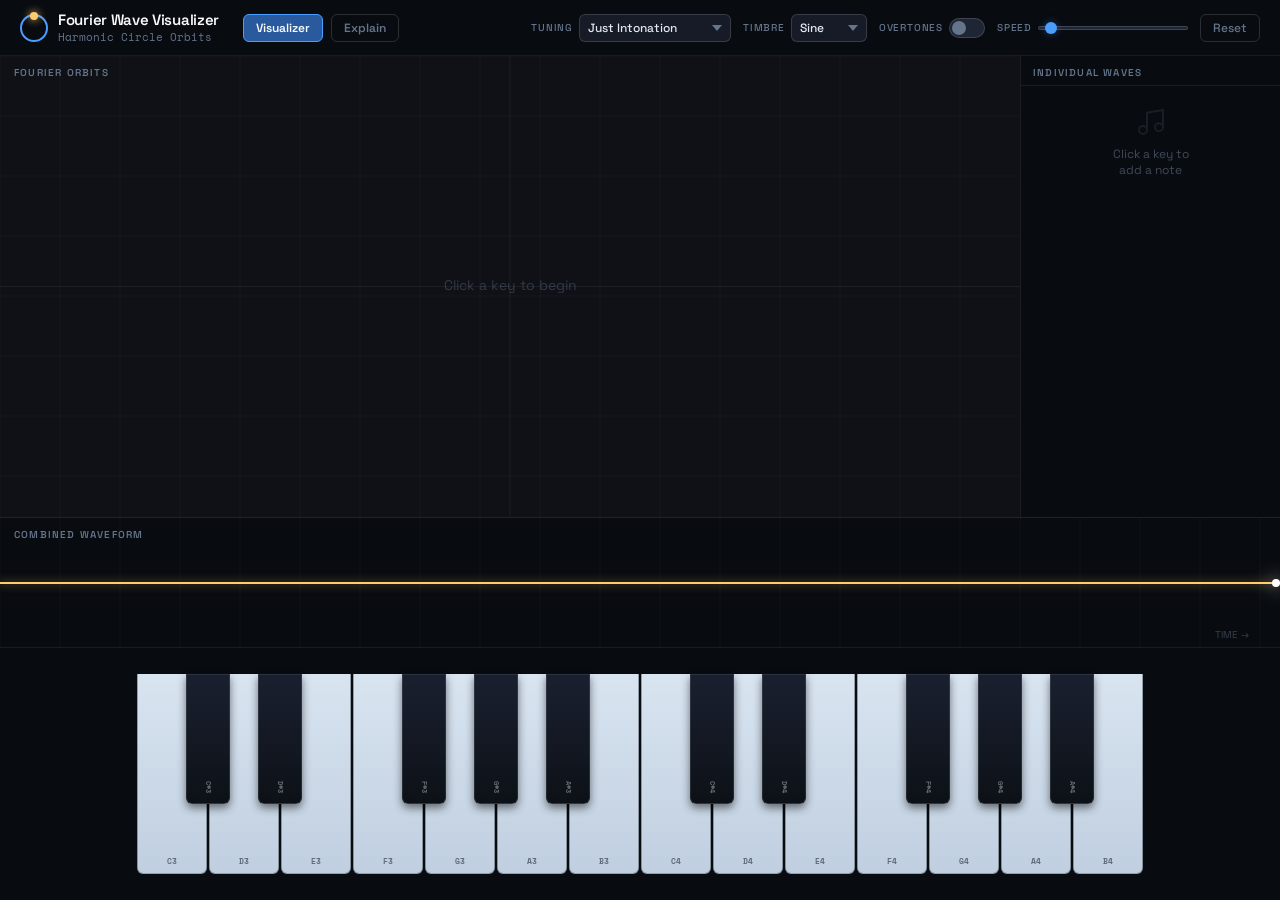
<file: fourier/index.html>
<!DOCTYPE html>
<html lang="en">
<head>
  <meta charset="UTF-8">
  <meta name="viewport" content="width=device-width,initial-scale=1">
  <title>Fourier Wave Visualizer — Theo Olsen</title>
  <meta name="description" content="An interactive Fourier circle visualizer by Theodor Olsen (Theo Olsen), musician and astronomy researcher — explore musical chords as orbiting epicycles with historical tuning systems and live audio.">
  <meta name="keywords" content="Theo Olsen, Theodor Olsen, musician, music, astronomy researcher, Fourier visualizer, science communication">
  <meta name="author" content="Theodor Olsen, Theo Olsen">
  <meta name="robots" content="index, follow">
  <meta name="theme-color" content="#0f1117">
  <link rel="canonical" href="https://the0lsen.github.io/fourier/">
  <meta property="og:type" content="website">
  <meta property="og:url" content="https://the0lsen.github.io/fourier/">
  <meta property="og:title" content="Fourier Wave Visualizer — Theodor Olsen (Theo Olsen)">
  <meta property="og:description" content="Interactive harmonic circle orbits by musician and astronomy researcher Theodor Olsen (Theo Olsen) — play chords and watch Fourier synthesis in real time.">
  <meta property="og:image" content="https://the0lsen.github.io/assets/photo.png">
  <meta name="twitter:card" content="summary">
  <meta name="twitter:title" content="Fourier Wave Visualizer — Theodor Olsen (Theo Olsen)">
  <meta name="twitter:description" content="Interactive harmonic circle orbits by musician and astronomy researcher Theodor Olsen (Theo Olsen) — play chords and watch Fourier synthesis in real time.">
  <link rel="preconnect" href="https://fonts.googleapis.com">
  <link rel="preconnect" href="https://fonts.gstatic.com" crossorigin>
  <link href="https://fonts.googleapis.com/css2?family=Space+Grotesk:wght@300;400;500;600;700&family=Space+Mono:wght@400;700&display=swap" rel="stylesheet">
  <link rel="stylesheet" href="styles.css">
</head>
<body>

  <div id="rotate-overlay">
    <div id="rotate-content">
      <svg width="48" height="48" viewBox="0 0 24 24" fill="none" stroke="currentColor" stroke-width="1.5" stroke-linecap="round" stroke-linejoin="round">
        <rect x="2" y="6" width="14" height="12" rx="2" transform="rotate(0 9 12)"/>
        <path d="M18 9l3 3-3 3"/>
        <path d="M14 12h7"/>
      </svg>
      <p class="rotate-title">Rotate your device</p>
      <p class="rotate-sub">The visualizer needs landscape mode</p>
    </div>
  </div>

  <div id="app">

    <header id="header">
      <div id="header-title">
        <div class="orbit-icon"></div>
        <div>
          <h1>Fourier Wave Visualizer</h1>
          <div class="subtitle">Harmonic Circle Orbits</div>
        </div>
        <div id="view-tabs">
          <button class="view-tab active" data-view="visualizer">Visualizer</button>
          <button class="view-tab" data-view="explain">Explain</button>
        </div>
      </div>

      <div id="header-controls">

        <div class="ctrl-group">
          <label class="ctrl-label" for="tuning-select">Tuning</label>
          <select id="tuning-select">
            <option value="just" selected>Just Intonation</option>
            <option value="equal">Equal Temperament</option>
            <option value="pythagorean">Pythagorean</option>
            <option value="meantone">¼-Comma Meantone</option>
            <option value="werckmeister">Werckmeister III</option>
            <option value="kirnberger">Kirnberger III</option>
            <option value="young">Young Well Temp.</option>
            <option value="french">French Classical</option>
          </select>
        </div>

        <div class="ctrl-group">
          <label class="ctrl-label" for="timbre-select">Timbre</label>
          <select id="timbre-select">
            <option value="sine">Sine</option>
            <option value="strings">Strings</option>
            <option value="flute">Flute</option>
          </select>
        </div>

        <div class="ctrl-group toggle-wrap">
          <label class="ctrl-label" for="overtone-toggle">Overtones</label>
          <label class="toggle">
            <input type="checkbox" id="overtone-toggle">
            <span class="toggle-slider"></span>
          </label>
        </div>

        <div class="ctrl-group">
          <label class="ctrl-label" for="speed-slider">Speed</label>
          <input type="range" id="speed-slider" min="0.1" max="20.0" step="0.1" value="1.0">
        </div>

        <button id="btn-reset">Reset</button>

      </div>
    </header>

    <div id="app-main">

    <div id="main-area">

      <section id="fourier-panel" aria-label="Fourier circle orbits">
        <div class="panel-label">Fourier Orbits</div>
        <canvas id="fourier-canvas"></canvas>
      </section>

      <button id="waves-toggle" aria-label="Toggle individual waves panel">Waves</button>

      <aside id="waves-panel" aria-label="Individual note waveforms">
        <div id="waves-panel-header">Individual Waves</div>
        <div id="waves-list">
          <div id="waves-empty">
            <svg width="32" height="32" viewBox="0 0 24 24" fill="none" stroke="currentColor" stroke-width="1.5">
              <path d="M9 18V5l12-2v13"/>
              <circle cx="6" cy="18" r="3"/><circle cx="18" cy="16" r="3"/>
            </svg>
            <span>Click a key to<br>add a note</span>
          </div>
        </div>
      </aside>

    </div>

    <section id="trail-panel" aria-label="Combined waveform trail">
      <div class="panel-label">Combined Waveform</div>
      <canvas id="trail-canvas"></canvas>
    </section>

    <section id="keyboard-panel" aria-label="Piano keyboard">
      <div id="keyboard-container"></div>
    </section>

    </div><!-- /#app-main -->

    <div id="explain-panel" hidden>
      <div class="explain-inner">

        <header class="explain-hero">
          <h1>How does this work?</h1>
          <p>This tool turns music into spinning circles. Below, we build up the idea one step at a time, with no advanced math needed, just a little curiosity.</p>
        </header>

        <section class="explain-section">
          <div class="explain-text">
            <h2><span class="ex-num">1</span> What is a sine wave?</h2>
            <p>Imagine a dot moving around a circle at a steady pace. Now track only its <em>height</em> over time. That gently rising-and-falling curve is a <strong>sine wave</strong>, the purest kind of sound, a single steady tone.</p>
            <p>The <strong>radius</strong> of the circle sets the wave's <strong>amplitude</strong> (how loud it is). How fast the dot spins sets the <strong>frequency</strong> (how high the pitch is).</p>
          </div>
          <div class="explain-canvas-wrap">
            <canvas class="explain-canvas" data-anim="sine"></canvas>
          </div>
        </section>

        <section class="explain-section">
          <div class="explain-text">
            <h2><span class="ex-num">2</span> Frequency is pitch</h2>
            <p>Spin the circle <strong>twice as fast</strong> and the wave bunches up, twice as many wiggles in the same time. Your ear hears that as a note exactly <strong>one octave higher</strong>.</p>
            <p>Here the blue circle spins at one speed, and the gold circle spins twice as fast. Double the frequency, double the pitch class.</p>
          </div>
          <div class="explain-canvas-wrap">
            <canvas class="explain-canvas" data-anim="freq"></canvas>
          </div>
        </section>

        <section class="explain-section">
          <div class="explain-text">
            <h2><span class="ex-num">3</span> Adding waves makes chords</h2>
            <p>Play two notes at once and their waves <strong>add together</strong>, point by point. Where both push up, the result is taller; where they fight, it shrinks.</p>
            <p>The gold curve is the sum of the two colored waves. That combined shape is exactly what reaches your ear as a chord.</p>
          </div>
          <div class="explain-canvas-wrap">
            <canvas class="explain-canvas" data-anim="add"></canvas>
          </div>
        </section>

        <section class="explain-section">
          <div class="explain-text">
            <h2><span class="ex-num">4</span> Circles riding on circles</h2>
            <p>Here's the trick behind this whole tool. Attach a second circle to the edge of the first, and a third to that one. Each spins at its own rate. Follow the very tip of the chain and it traces a surprisingly intricate path.</p>
            <p>These stacked circles are called <strong>epicycles</strong>, the same picture you see on the main Visualizer tab.</p>
          </div>
          <div class="explain-canvas-wrap">
            <canvas class="explain-canvas" data-anim="epi"></canvas>
          </div>
        </section>

        <section class="explain-section">
          <div class="explain-text">
            <h2><span class="ex-num">5</span> Fourier's big idea</h2>
            <p>In the 1800s, Joseph Fourier showed something astonishing: <strong>any</strong> repeating wave, even a sharp, jagged one, can be built by stacking enough simple sine waves of the right frequencies and sizes.</p>
            <p>Watch a flat-topped <strong>square wave</strong> emerge as we add more and more sine "harmonics." More circles, sharper corners.</p>
          </div>
          <div class="explain-canvas-wrap">
            <canvas class="explain-canvas" data-anim="series"></canvas>
            <div class="explain-caption" data-caption="series">1 harmonic</div>
          </div>
        </section>

        <section class="explain-section explain-section--final">
          <div class="explain-text">
            <h2><span class="ex-num">6</span> Back to music</h2>
            <p>Every instrument adds its own set of harmonics on top of the fundamental note, and that's why a flute and a violin playing the same pitch sound different. This tool lets you see and hear all of it.</p>
            <ul class="explain-try">
              <li>Press <strong>C and G together</strong> and watch the combined wave.</li>
              <li>Turn on <strong>Overtones</strong> to reveal the hidden harmonics.</li>
              <li>Switch <strong>Timbre</strong> between Sine, Strings, and Flute.</li>
            </ul>
            <button class="explain-cta" data-view="visualizer">Back to the Visualizer →</button>
          </div>
          <div class="explain-canvas-wrap">
            <canvas class="explain-canvas" data-anim="epi"></canvas>
          </div>
        </section>

      </div>
    </div><!-- /#explain-panel -->

  </div><!-- /#app -->

  <script type="module">
    import { initApp } from "./js/app.js?v=4"
    import { initExplainer } from "./js/explain.js?v=2"
    initApp()
    initExplainer()
  </script>
  <script>
    document.getElementById('waves-toggle').addEventListener('click', () => {
      document.getElementById('waves-panel').classList.toggle('open');
    });

    // View tabs: swap between the visualizer and the explainer
    const appMain = document.getElementById('app-main');
    const explainPanel = document.getElementById('explain-panel');
    const headerControls = document.getElementById('header-controls');
    function setView(view) {
      document.querySelectorAll('.view-tab').forEach(b =>
        b.classList.toggle('active', b.dataset.view === view));
      appMain.hidden = view !== 'visualizer';
      explainPanel.hidden = view !== 'explain';
      // The visualizer controls only apply to the visualizer view
      headerControls.hidden = view !== 'visualizer';
    }
    document.querySelectorAll('[data-view]').forEach(btn => {
      btn.addEventListener('click', () => setView(btn.dataset.view));
    });
  </script>
</body>
</html>
</file>
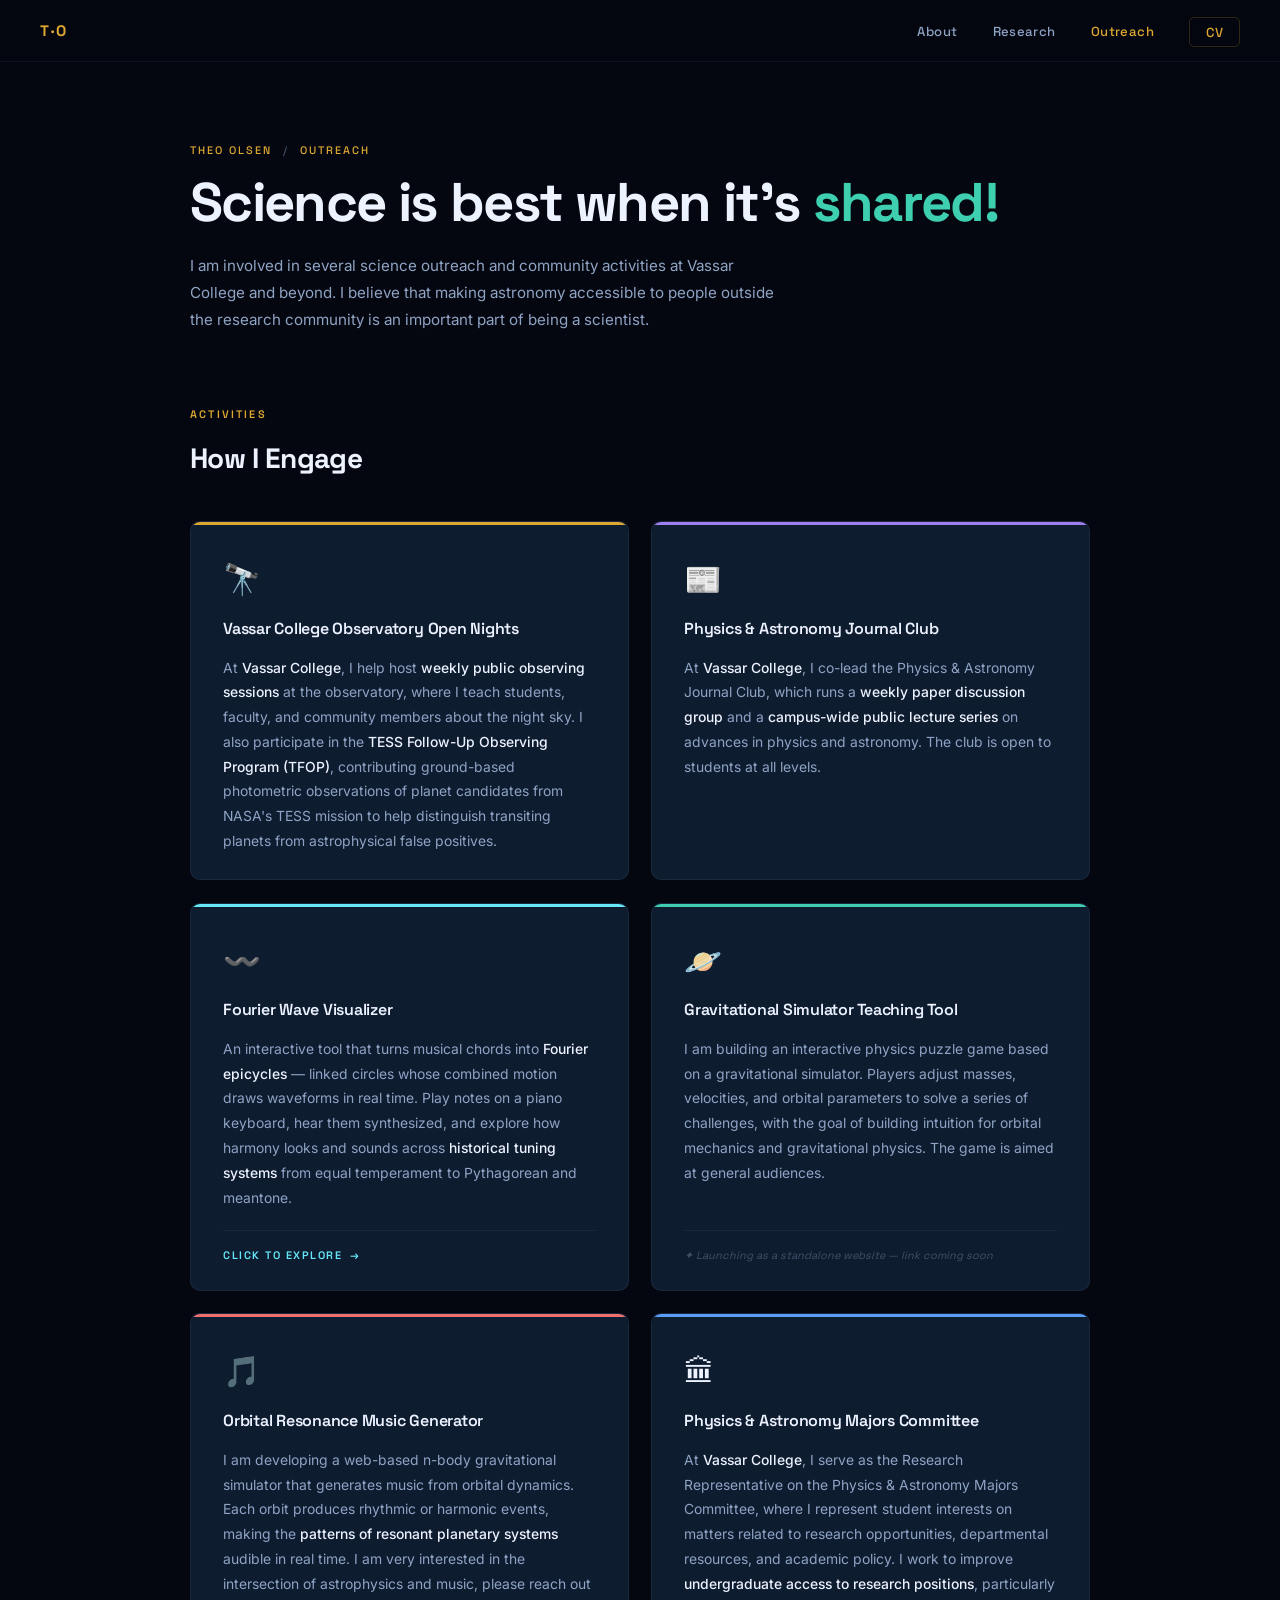
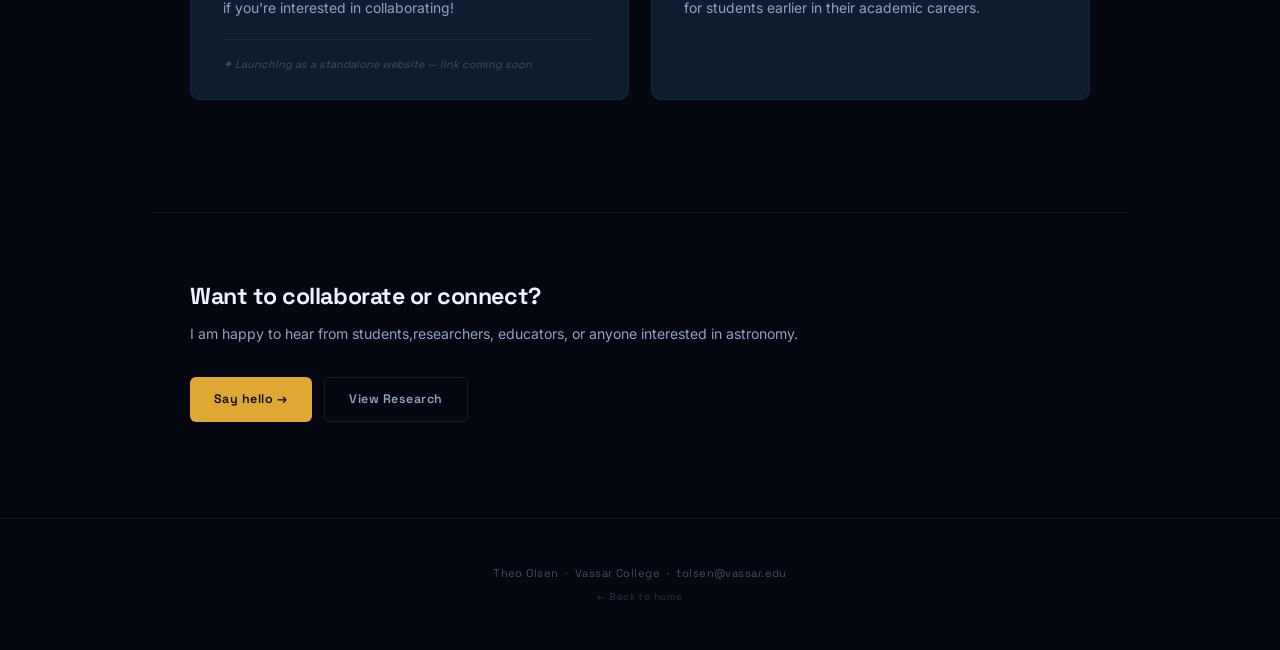
<file: outreach.html>
<!DOCTYPE html>
<html lang="en">
<head>
  <meta charset="UTF-8">
  <meta name="viewport" content="width=device-width, initial-scale=1.0">
  <title>Outreach — Theo Olsen</title>
  <meta name="description" content="Science outreach by Theodor Olsen (Theo Olsen), astronomy researcher and musician at Vassar College — observatory nights, journal club, and interactive astronomy and music education projects.">
  <meta name="keywords" content="Theo Olsen, Theodor Olsen, astronomy researcher, musician, music, science outreach, Vassar College">
  <meta name="author" content="Theodor Olsen, Theo Olsen">
  <meta name="robots" content="index, follow">
  <link rel="canonical" href="https://the0lsen.github.io/outreach.html">
  <meta property="og:type" content="website">
  <meta property="og:url" content="https://the0lsen.github.io/outreach.html">
  <meta property="og:title" content="Outreach — Theodor Olsen (Theo Olsen)">
  <meta property="og:description" content="Science outreach by Theodor Olsen (Theo Olsen), astronomy researcher and musician — observatory hosting, journal club, and interactive astronomy and music tools.">
  <meta property="og:image" content="https://the0lsen.github.io/assets/photo.png">
  <meta name="twitter:card" content="summary">
  <meta name="twitter:title" content="Outreach — Theodor Olsen (Theo Olsen)">
  <meta name="twitter:description" content="Science outreach by Theodor Olsen (Theo Olsen), astronomy researcher and musician — observatory hosting, journal club, and interactive astronomy and music tools.">
  <link rel="preconnect" href="https://fonts.googleapis.com">
  <link rel="preconnect" href="https://fonts.gstatic.com" crossorigin>
  <link href="https://fonts.googleapis.com/css2?family=Space+Grotesk:wght@300;400;500;600;700&family=Inter:ital,wght@0,300;0,400;0,500;1,300;1,400&display=swap" rel="stylesheet">
  <style>
    *, *::before, *::after { box-sizing: border-box; margin: 0; padding: 0; }
    :root {
      --bg-0: #04070f; --bg-1: #07101d; --bg-2: #0b1626; --bg-card: #0e1c30;
      --gold: #dfa832; --gold-soft: rgba(223,168,50,.1); --gold-border: rgba(223,168,50,.2);
      --purple: #9d7ff0; --blue: #5b9cf6; --teal: #3ecfb0; --rose: #f07070; --cyan: #67e8f9;
      --text: #edf2ff; --text-2: #8fa3c4; --text-3: #415068;
      --border: rgba(140,160,200,.09); --border-bright: rgba(140,160,200,.16);
      --nav-h: 62px; --f-display: 'Space Grotesk', sans-serif; --f-body: 'Inter', sans-serif;
      --radius: 10px; --max-w: 980px;
    }
    html { scroll-behavior: smooth; }
    body { background: var(--bg-0); color: var(--text); font-family: var(--f-body); line-height: 1.65; overflow-x: hidden; }

    #nav {
      position: fixed; top:0; left:0; right:0; height: var(--nav-h); z-index: 200;
      display: flex; align-items: center; justify-content: space-between; padding: 0 2.5rem;
      background: rgba(4,7,15,.88); backdrop-filter: blur(14px); -webkit-backdrop-filter: blur(14px);
      border-bottom: 1px solid var(--border);
    }
    .nav-logo { font-family: var(--f-display); font-weight: 700; font-size: .95rem; letter-spacing: .12em; color: var(--gold); text-decoration: none; }
    .nav-links { display: flex; gap: 2.2rem; list-style: none; align-items: center; }
    .nav-links a { font-family: var(--f-display); font-size: .82rem; font-weight: 500; letter-spacing: .03em; color: var(--text-2); text-decoration: none; transition: color .2s; }
    .nav-links a:hover { color: var(--text); }
    .nav-links a.active { color: var(--gold); }
    .nav-cv { color: var(--gold) !important; border: 1px solid var(--gold-border); padding: .35rem 1rem; border-radius: 5px; }
    .nav-cv:hover { background: var(--gold-soft) !important; }

    .page-hero { padding: calc(var(--nav-h) + 5rem) 2.5rem 2.5rem; max-width: var(--max-w); margin: 0 auto; }
    .breadcrumb { font-family: var(--f-display); font-size: .68rem; font-weight: 500; letter-spacing: .18em; text-transform: uppercase; color: var(--gold); margin-bottom: .8rem; }
    .breadcrumb a { color: var(--gold); text-decoration: none; }
    .breadcrumb a::after { content: ' /'; color: var(--text-3); margin: 0 .4rem; }
    .page-hero h1 { font-family: var(--f-display); font-size: clamp(2.2rem, 5vw, 3.4rem); font-weight: 700; letter-spacing: -.03em; color: var(--text); line-height: 1.1; margin-bottom: 1.2rem; }
    .page-hero h1 span { color: var(--teal); }
    .page-hero .sub { font-size: .95rem; color: var(--text-2); max-width: 600px; line-height: 1.8; }
    .page-hero .sub strong { color: var(--text); font-weight: 500; }

    .phil-bar {
      border-left: 3px solid var(--gold);
      padding: 1.2rem 2.5rem 1.2rem calc(2.5rem + 1.4rem);
      background: var(--gold-soft);
      border-radius: 0 var(--radius) var(--radius) 0;
      max-width: var(--max-w); margin: 0 auto 0;
    }
    .phil-bar p { font-size: .9rem; color: var(--text-2); font-style: italic; line-height: 1.75; }
    .phil-bar p strong { color: var(--text); font-style: normal; font-weight: 500; }

    .cards-section { max-width: var(--max-w); margin: 0 auto; padding: 2rem 2.5rem 7rem; }
    .eyebrow { font-family: var(--f-display); font-size: .68rem; font-weight: 600; letter-spacing: .2em; text-transform: uppercase; color: var(--gold); margin-bottom: .7rem; }
    .section-h { font-family: var(--f-display); font-size: clamp(1.3rem,3vw,1.75rem); font-weight: 700; letter-spacing: -.02em; color: var(--text); margin-bottom: 2.5rem; }

    .outreach-grid { display: grid; grid-template-columns: repeat(auto-fill, minmax(420px, 1fr)); gap: 1.4rem; }

    .o-card {
      background: var(--bg-card); border: 1px solid var(--border); border-radius: var(--radius);
      padding: 2rem 2rem 1.6rem; display: flex; flex-direction: column;
      transition: border-color .3s; position: relative; overflow: hidden;
    }
    .o-card:hover { border-color: var(--border-bright); }
    .o-card::before { content: ''; position: absolute; top: 0; left: 0; right: 0; height: 3px; }
    .o-card.accent-gold::before   { background: var(--gold); }
    .o-card.accent-purple::before { background: var(--purple); }
    .o-card.accent-teal::before   { background: var(--teal); }
    .o-card.accent-blue::before   { background: var(--blue); }
    .o-card.accent-rose::before   { background: var(--rose); }
    .o-card.accent-cyan::before   { background: var(--cyan); }

    a.o-card {
      text-decoration: none;
      color: inherit;
      cursor: pointer;
      transition: border-color .3s, transform .25s;
    }
    a.o-card:hover {
      animation: card-bounce .9s ease-in-out infinite;
    }
    @keyframes card-bounce {
      0%, 100% { transform: translateY(0); }
      50% { transform: translateY(-7px); }
    }

    .o-click-hint {
      display: inline-flex;
      align-items: center;
      gap: .45rem;
      margin-top: 1.2rem;
      padding-top: 1rem;
      border-top: 1px solid var(--border);
      font-family: var(--f-display);
      font-size: .68rem;
      font-weight: 600;
      letter-spacing: .14em;
      text-transform: uppercase;
      color: var(--cyan);
      transition: gap .25s, color .25s;
    }
    a.o-card:hover .o-click-hint { gap: .7rem; color: var(--text); }
    .o-click-hint-arrow {
      display: inline-block;
      transition: transform .25s;
    }
    a.o-card:hover .o-click-hint-arrow { transform: translateX(3px); }

    .o-icon { font-size: 1.9rem; margin-bottom: .9rem; display: block; }

    .o-title { font-family: var(--f-display); font-size: 1rem; font-weight: 600; color: var(--text); letter-spacing: -.015em; margin-bottom: 1rem; line-height: 1.3; }
    .o-desc { font-size: .87rem; color: var(--text-2); line-height: 1.78; flex: 1; }
    .o-desc strong { color: var(--text); font-weight: 500; }

    .o-coming { font-family: var(--f-display); font-size: .68rem; color: var(--text-3); margin-top: 1.1rem; font-style: italic; padding-top: 1rem; border-top: 1px solid var(--border); }

    .contact-strip {
      max-width: var(--max-w); margin: 0 auto; padding: 4rem 2.5rem 6rem;
      border-top: 1px solid var(--border);
      display: flex; justify-content: space-between; align-items: center; flex-wrap: wrap; gap: 2rem;
    }
    .contact-strip h2 { font-family: var(--f-display); font-size: 1.45rem; font-weight: 700; letter-spacing: -.02em; color: var(--text); }
    .contact-strip p { font-size: .88rem; color: var(--text-2); margin-top: .4rem; }
    .btn { font-family: var(--f-display); font-size: .78rem; font-weight: 600; letter-spacing: .04em; padding: .7rem 1.5rem; border-radius: 6px; text-decoration: none; transition: all .2s; display: inline-flex; align-items: center; gap: .4rem; white-space: nowrap; }
    .btn-gold { background: var(--gold); color: #060a14; }
    .btn-gold:hover { background: #f0b832; }
    .btn-ghost { border: 1px solid var(--border-bright); color: var(--text-2); }
    .btn-ghost:hover { border-color: var(--text-2); color: var(--text); }

    footer { padding: 2.8rem 2.5rem; text-align: center; border-top: 1px solid var(--border); font-family: var(--f-display); font-size: .7rem; letter-spacing: .04em; color: var(--text-3); }
    footer a { color: var(--text-3); text-decoration: none; transition: color .2s; }
    footer a:hover { color: var(--gold); }
    ::-webkit-scrollbar { width: 5px; }
    ::-webkit-scrollbar-track { background: var(--bg-0); }
    ::-webkit-scrollbar-thumb { background: var(--border-bright); border-radius: 3px; }

    @media (max-width: 700px) {
      #nav { padding: 0 1.2rem; }
      .nav-links { gap: 1.4rem; }
      .nav-links li:first-child { display: none; }
      .page-hero, .cards-section { padding-left: 1.5rem; padding-right: 1.5rem; }
      .phil-bar { padding-left: 1.5rem; padding-right: 1.5rem; }
      .outreach-grid { grid-template-columns: 1fr; }
      .contact-strip { flex-direction: column; align-items: flex-start; padding-left: 1.5rem; padding-right: 1.5rem; }
    }
  </style>
</head>
<body>

<nav id="nav">
  <a href="index.html" class="nav-logo">T·O</a>
  <ul class="nav-links">
    <li><a href="index.html#about">About</a></li>
    <li><a href="research.html">Research</a></li>
    <li><a href="outreach.html" class="active">Outreach</a></li>
    <li><a href="./assets/Theo_Olsen_CV_June_2026.pdf" target="_blank" class="nav-cv">CV</a></li>
  </ul>
</nav>

<header class="page-hero">
  <p class="breadcrumb"><a href="index.html">Theo Olsen</a> Outreach</p>
  <h1>Science is best when it's <span>shared!</span></h1>
  <p class="sub">
    I am involved in several science outreach and community activities at Vassar College
    and beyond. I believe that making astronomy accessible to people outside the
    research community is an important part of being a scientist.
  </p>
</header>

<div class="cards-section">
  <p class="eyebrow">Activities</p>
  <h2 class="section-h">How I Engage</h2>

  <div class="outreach-grid">

    <!-- Observatory -->
    <div class="o-card accent-gold">
      <span class="o-icon">🔭</span>
      <div class="o-title">Vassar College Observatory Open Nights</div>
      <p class="o-desc">
        At <strong>Vassar College</strong>, I help host <strong>weekly public observing sessions</strong> at the observatory,
        where I teach students, faculty, and community members about the night sky.
        I also participate in the <strong>TESS Follow-Up Observing Program (TFOP)</strong>,
        contributing ground-based photometric observations of planet candidates from NASA's
        TESS mission to help distinguish transiting planets from astrophysical false positives.
      </p>
    </div>

    <!-- Journal Club -->
    <div class="o-card accent-purple">
      <span class="o-icon">📰</span>
      <div class="o-title">Physics &amp; Astronomy Journal Club</div>
      <p class="o-desc">
        At <strong>Vassar College</strong>, I co-lead the Physics &amp; Astronomy Journal Club,
        which runs a <strong>weekly paper discussion group</strong> and a
        <strong>campus-wide public lecture series</strong> on advances in physics and astronomy.
        The club is open to students at all levels.
      </p>
    </div>

    <!-- Fourier Wave Visualizer -->
    <a href="fourier/index.html" class="o-card accent-cyan">
      <span class="o-icon">〰️</span>
      <div class="o-title">Fourier Wave Visualizer</div>
      <p class="o-desc">
        An interactive tool that turns musical chords into <strong>Fourier epicycles</strong> —
        linked circles whose combined motion draws waveforms in real time.
        Play notes on a piano keyboard, hear them synthesized, and explore how harmony
        looks and sounds across <strong>historical tuning systems</strong> from equal temperament
        to Pythagorean and meantone.
      </p>
      <span class="o-click-hint">Click to explore <span class="o-click-hint-arrow">→</span></span>
    </a>

    <!-- Gravitational Sim Game -->
    <div class="o-card accent-teal">
      <span class="o-icon">🪐</span>
      <div class="o-title">Gravitational Simulator Teaching Tool</div>
      <p class="o-desc">
        I am building an interactive physics puzzle game based on a gravitational simulator.
        Players adjust masses, velocities, and orbital parameters to solve a series of
        challenges, with the goal of building intuition for orbital mechanics and
        gravitational physics. The game is aimed at general audiences.
      </p>
      <p class="o-coming">✦ Launching as a standalone website — link coming soon</p>
    </div>

    <!-- Orbital Resonance Music -->
    <div class="o-card accent-rose">
      <span class="o-icon">🎵</span>
      <div class="o-title">Orbital Resonance Music Generator</div>
      <p class="o-desc">
        I am developing a web-based n-body gravitational simulator that generates music
        from orbital dynamics. Each orbit produces rhythmic or harmonic events, making
        the <strong>patterns of resonant planetary systems</strong> audible in real time.
        I am very interested in the intersection of astrophysics and music,
        please reach out if you're interested in collaborating!
      </p>
      <p class="o-coming">✦ Launching as a standalone website — link coming soon</p>
    </div>

    <!-- Majors Committee -->
    <div class="o-card accent-blue">
      <span class="o-icon">🏛</span>
      <div class="o-title">Physics &amp; Astronomy Majors Committee</div>
      <p class="o-desc">
        At <strong>Vassar College</strong>, I serve as the Research Representative on the Physics &amp; Astronomy Majors Committee,
        where I represent student interests on matters related to research opportunities,
        departmental resources, and academic policy. I work to improve
        <strong>undergraduate access to research positions</strong>,
        particularly for students earlier in their academic careers.
      </p>
    </div>

  </div>
</div>

<div class="contact-strip">
  <div>
    <h2>Want to collaborate or connect?</h2>
    <p>I am happy to hear from students,researchers, educators, or anyone interested in astronomy.</p>
  </div>
  <div style="display:flex;gap:.8rem;flex-wrap:wrap;">
    <a href="mailto:tolsen@vassar.edu" class="btn btn-gold">Say hello →</a>
    <a href="research.html" class="btn btn-ghost">View Research</a>
  </div>
</div>

<footer>
  <p>Theo Olsen &nbsp;·&nbsp; Vassar College &nbsp;·&nbsp;
    <a href="mailto:tolsen@vassar.edu">tolsen@vassar.edu</a>
  </p>
  <p style="margin-top:.4rem;font-size:.62rem;opacity:.6;">
    <a href="index.html">← Back to home</a>
  </p>
</footer>

</body>
</html>
</file>
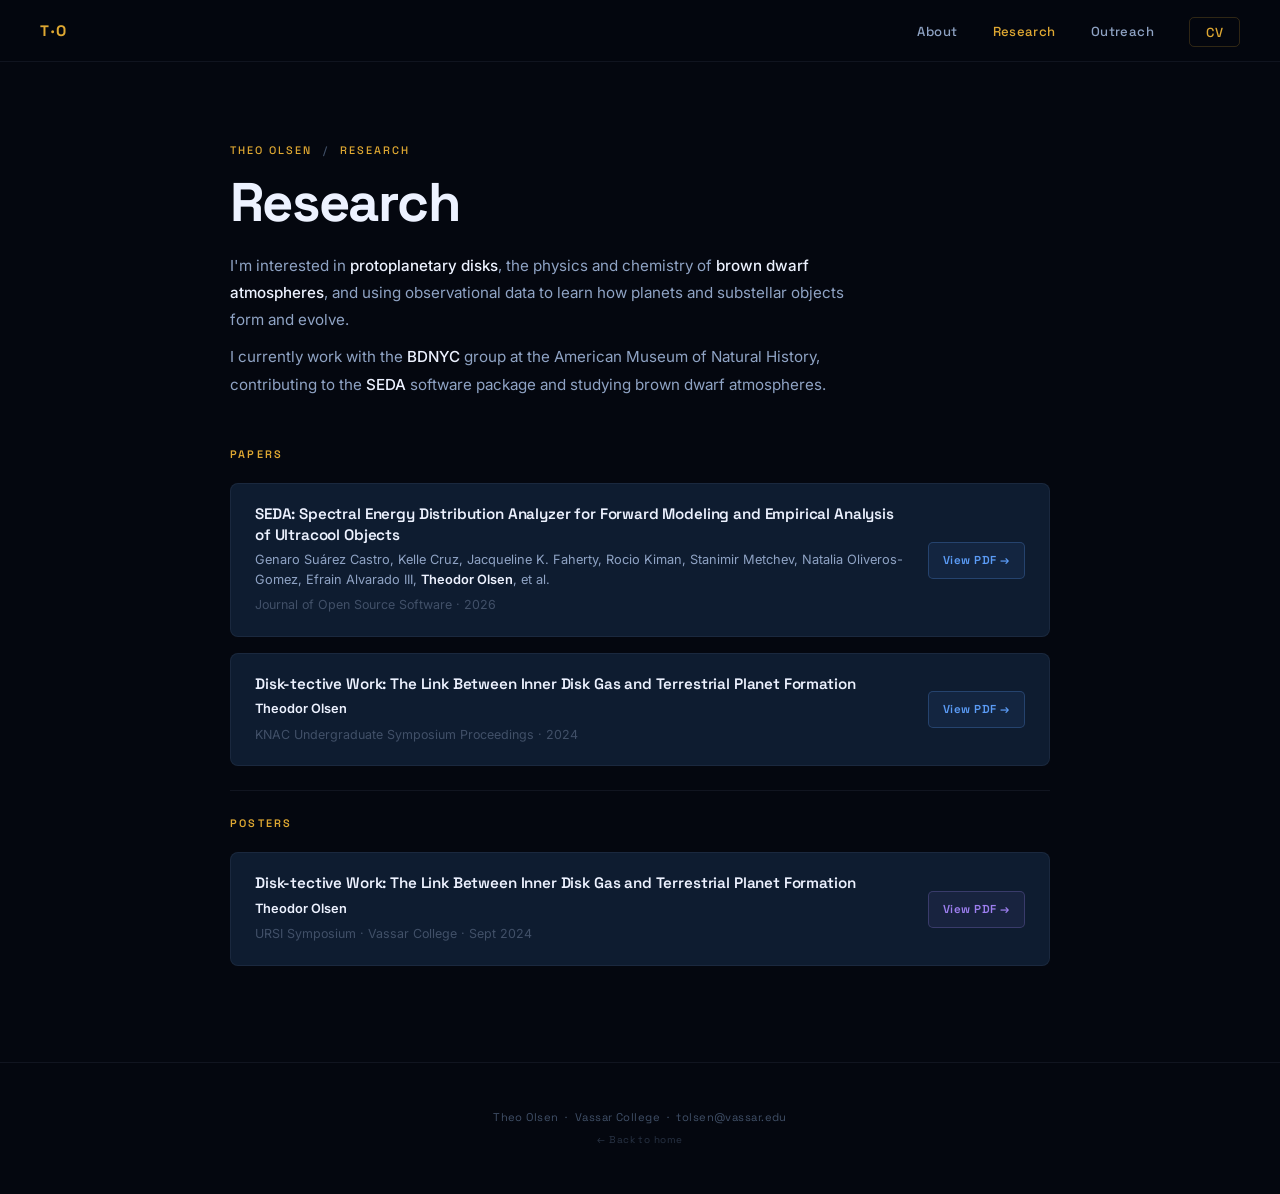
<file: research.html>
<!DOCTYPE html>
<html lang="en">
<head>
  <meta charset="UTF-8">
  <meta name="viewport" content="width=device-width, initial-scale=1.0">
  <title>Research — Theo Olsen</title>
  <meta name="description" content="Research by Theodor Olsen (Theo Olsen), astronomy researcher at Vassar College — papers and posters on brown dwarfs, protoplanetary disks, and the SEDA spectral analysis package.">
  <meta name="keywords" content="Theo Olsen, Theodor Olsen, astronomy researcher, musician, music, brown dwarfs, protoplanetary disks, SEDA">
  <meta name="author" content="Theodor Olsen, Theo Olsen">
  <meta name="robots" content="index, follow">
  <link rel="canonical" href="https://the0lsen.github.io/research.html">
  <meta property="og:type" content="website">
  <meta property="og:url" content="https://the0lsen.github.io/research.html">
  <meta property="og:title" content="Research — Theodor Olsen (Theo Olsen)">
  <meta property="og:description" content="Astronomy research by Theodor Olsen (Theo Olsen) — papers and posters on brown dwarfs, protoplanetary disks, and ultracool object spectroscopy.">
  <meta property="og:image" content="https://the0lsen.github.io/assets/photo.png">
  <meta name="twitter:card" content="summary">
  <meta name="twitter:title" content="Research — Theodor Olsen (Theo Olsen)">
  <meta name="twitter:description" content="Astronomy research by Theodor Olsen (Theo Olsen) — papers and posters on brown dwarfs, protoplanetary disks, and ultracool object spectroscopy.">
  <link rel="preconnect" href="https://fonts.googleapis.com">
  <link rel="preconnect" href="https://fonts.gstatic.com" crossorigin>
  <link href="https://fonts.googleapis.com/css2?family=Space+Grotesk:wght@300;400;500;600;700&family=Inter:ital,wght@0,300;0,400;0,500;1,300;1,400&display=swap" rel="stylesheet">
  <style>
    *, *::before, *::after { box-sizing: border-box; margin: 0; padding: 0; }
    :root {
      --bg-0: #04070f; --bg-card: #0e1c30;
      --gold: #dfa832; --gold-soft: rgba(223,168,50,.1); --gold-border: rgba(223,168,50,.2);
      --purple: #9d7ff0; --blue: #5b9cf6;
      --text: #edf2ff; --text-2: #8fa3c4; --text-3: #415068;
      --border: rgba(140,160,200,.09); --border-bright: rgba(140,160,200,.16);
      --nav-h: 62px; --f-display: 'Space Grotesk', sans-serif; --f-body: 'Inter', sans-serif;
      --radius: 8px; --max-w: 900px;
    }
    html { scroll-behavior: smooth; }
    body { background: var(--bg-0); color: var(--text); font-family: var(--f-body); line-height: 1.65; overflow-x: hidden; }

    #nav {
      position: fixed; top:0; left:0; right:0; height: var(--nav-h); z-index: 200;
      display: flex; align-items: center; justify-content: space-between; padding: 0 2.5rem;
      background: rgba(4,7,15,.88); backdrop-filter: blur(14px); -webkit-backdrop-filter: blur(14px);
      border-bottom: 1px solid var(--border);
    }
    .nav-logo { font-family: var(--f-display); font-weight: 700; font-size: .95rem; letter-spacing: .12em; color: var(--gold); text-decoration: none; }
    .nav-links { display: flex; gap: 2.2rem; list-style: none; align-items: center; }
    .nav-links a { font-family: var(--f-display); font-size: .82rem; font-weight: 500; letter-spacing: .03em; color: var(--text-2); text-decoration: none; transition: color .2s; }
    .nav-links a:hover { color: var(--text); }
    .nav-links a.active { color: var(--gold); }
    .nav-cv { color: var(--gold) !important; border: 1px solid var(--gold-border); padding: .35rem 1rem; border-radius: 5px; }
    .nav-cv:hover { background: var(--gold-soft) !important; }

    .page-hero {
      padding: calc(var(--nav-h) + 5rem) 2.5rem 3rem;
      max-width: var(--max-w); margin: 0 auto;
    }
    .breadcrumb { font-family: var(--f-display); font-size: .68rem; font-weight: 500; letter-spacing: .18em; text-transform: uppercase; color: var(--gold); margin-bottom: .8rem; }
    .breadcrumb a { color: var(--gold); text-decoration: none; }
    .breadcrumb a::after { content: ' /'; color: var(--text-3); margin: 0 .4rem; }
    .page-hero h1 { font-family: var(--f-display); font-size: clamp(2.2rem, 5vw, 3.4rem); font-weight: 700; letter-spacing: -.03em; color: var(--text); line-height: 1.1; margin-bottom: 1.2rem; }
    .page-hero .intro { font-size: .95rem; color: var(--text-2); max-width: 640px; line-height: 1.8; }
    .page-hero .intro p + p { margin-top: .6rem; }
    .page-hero .intro strong { color: var(--text); font-weight: 500; }

    .main { max-width: var(--max-w); margin: 0 auto; padding: 0 2.5rem 6rem; }
    .section + .section { margin-top: 1.5rem; padding-top: 1.5rem; border-top: 1px solid var(--border); }
    .eyebrow { font-family: var(--f-display); font-size: .68rem; font-weight: 600; letter-spacing: .2em; text-transform: uppercase; color: var(--gold); margin-bottom: 1.2rem; }

    .product-list { display: flex; flex-direction: column; gap: 1rem; }
    .product {
      display: flex; align-items: center; justify-content: space-between; gap: 1.5rem;
      background: var(--bg-card); border: 1px solid var(--border); border-radius: var(--radius);
      padding: 1.25rem 1.5rem; transition: border-color .25s;
    }
    .product:hover { border-color: var(--border-bright); }
    .product-info { min-width: 0; }
    .product-title {
      font-family: var(--f-display); font-size: .95rem; font-weight: 600;
      color: var(--text); letter-spacing: -.01em; line-height: 1.35; margin-bottom: .3rem;
    }
    .product-meta { font-size: .78rem; color: var(--text-3); }
    .product-authors { font-size: .8rem; color: var(--text-2); margin-bottom: .35rem; line-height: 1.55; }
    .product-authors strong { color: var(--text); font-weight: 600; }
    .product-link {
      flex-shrink: 0; font-family: var(--f-display); font-size: .72rem; font-weight: 600;
      letter-spacing: .04em; text-decoration: none; padding: .5rem .9rem; border-radius: 5px;
      transition: all .2s; white-space: nowrap;
    }
    .link-paper { color: var(--blue); border: 1px solid rgba(91,156,246,.25); background: rgba(91,156,246,.08); }
    .link-paper:hover { color: var(--text); border-color: rgba(91,156,246,.45); }
    .link-poster { color: var(--purple); border: 1px solid rgba(157,127,240,.25); background: rgba(157,127,240,.08); }
    .link-poster:hover { color: var(--text); border-color: rgba(157,127,240,.45); }
    .link-muted { color: var(--text-3); border: 1px solid var(--border); cursor: default; }

    footer { padding: 2.8rem 2.5rem; text-align: center; border-top: 1px solid var(--border); font-family: var(--f-display); font-size: .7rem; letter-spacing: .04em; color: var(--text-3); }
    footer a { color: var(--text-3); text-decoration: none; transition: color .2s; }
    footer a:hover { color: var(--gold); }
    ::-webkit-scrollbar { width: 5px; }
    ::-webkit-scrollbar-track { background: var(--bg-0); }
    ::-webkit-scrollbar-thumb { background: var(--border-bright); border-radius: 3px; }

    @media (max-width: 700px) {
      #nav { padding: 0 1.2rem; }
      .nav-links { gap: 1.4rem; }
      .nav-links li:first-child { display: none; }
      .page-hero, .main { padding-left: 1.5rem; padding-right: 1.5rem; }
      .product { flex-direction: column; align-items: flex-start; }
    }
  </style>
</head>
<body>

<nav id="nav">
  <a href="index.html" class="nav-logo">T·O</a>
  <ul class="nav-links">
    <li><a href="index.html#about">About</a></li>
    <li><a href="research.html" class="active">Research</a></li>
    <li><a href="outreach.html">Outreach</a></li>
    <li><a href="./assets/Theo_Olsen_CV_June_2026.pdf" target="_blank" class="nav-cv">CV</a></li>
  </ul>
</nav>

<header class="page-hero">
  <p class="breadcrumb"><a href="index.html">Theo Olsen</a> Research</p>
  <h1>Research</h1>
  <div class="intro">
    <p>
      I'm interested in <strong>protoplanetary disks</strong>, the
      physics and chemistry of <strong>brown dwarf atmospheres</strong>, and using observational
      data to learn how planets and substellar objects form and evolve.
    </p>
    <p>
      I currently work with the <strong>BDNYC</strong> group at the American Museum of Natural History,
      contributing to the <strong>SEDA</strong> software package and studying brown dwarf atmospheres.
    </p>
  </div>
</header>

<main class="main">

  <section class="section">
    <p class="eyebrow">Papers</p>
    <div class="product-list">

      <article class="product">
        <div class="product-info">
          <h2 class="product-title">SEDA: Spectral Energy Distribution Analyzer for Forward Modeling and Empirical Analysis of Ultracool Objects</h2>
          <p class="product-authors">Genaro Suárez Castro, Kelle Cruz, Jacqueline K. Faherty, Rocio Kiman, Stanimir Metchev, Natalia Oliveros-Gomez, Efrain Alvarado III, <strong>Theodor Olsen</strong>, et al.</p>
          <p class="product-meta">Journal of Open Source Software · 2026</p>
        </div>
        <a href="./assets/seda_paper_jun_16.pdf" target="_blank" class="product-link link-paper">View PDF →</a>
      </article>

      <article class="product">
        <div class="product-info">
          <h2 class="product-title">Disk-tective Work: The Link Between Inner Disk Gas and Terrestrial Planet Formation</h2>
          <p class="product-authors"><strong>Theodor Olsen</strong></p>
          <p class="product-meta">KNAC Undergraduate Symposium Proceedings · 2024</p>
        </div>
        <a href="./assets/disk_tective_knac_2024.pdf" target="_blank" class="product-link link-paper">View PDF →</a>
      </article>

    </div>
  </section>

  <section class="section">
    <p class="eyebrow">Posters</p>
    <div class="product-list">

      <article class="product">
        <div class="product-info">
          <h2 class="product-title">Disk-tective Work: The Link Between Inner Disk Gas and Terrestrial Planet Formation</h2>
          <p class="product-authors"><strong>Theodor Olsen</strong></p>
          <p class="product-meta">URSI Symposium · Vassar College · Sept 2024</p>
        </div>
        <a href="./assets/URSI_41_AnnieDickson-Vandervelde_TheoOlsen.pptx.pdf" target="_blank" class="product-link link-poster">View PDF →</a>
      </article>

    </div>
  </section>

</main>

<footer>
  <p>Theo Olsen &nbsp;·&nbsp; Vassar College &nbsp;·&nbsp;
    <a href="mailto:tolsen@vassar.edu">tolsen@vassar.edu</a>
  </p>
  <p style="margin-top:.4rem;font-size:.62rem;opacity:.6;">
    <a href="index.html">← Back to home</a>
  </p>
</footer>

</body>
</html>
</file>
<file: fourier/styles.css>
/* =============================================
   FOURIER WAVE VISUALIZER — 3Blue1Brown Aesthetic
   ============================================= */

/* --- Design Tokens --- */
:root {
  --bg:            #0f1117;
  --bg-deep:       #080b10;
  --surface:       #161b27;
  --surface-2:     #1e2535;
  --border:        rgba(255,255,255,0.07);
  --border-bright: rgba(255,255,255,0.14);

  --blue-primary:  #4a9eff;
  --blue-glow:     rgba(74, 158, 255, 0.35);
  --blue-dim:      #2a5a9e;
  --gold:          #ffcb6b;
  --gold-glow:     rgba(255, 203, 107, 0.4);
  --teal:          #67e8f9;
  --teal-glow:     rgba(103, 232, 249, 0.25);

  --text:          #e2e8f0;
  --text-muted:    #64748b;
  --text-bright:   #f8fafc;

  --radius-sm:     6px;
  --radius-md:     10px;
  --radius-lg:     16px;

  --font-sans:     'Space Grotesk', system-ui, sans-serif;
  --font-mono:     'Space Mono', 'Courier New', monospace;

  /* Note palette — 12 pitch classes */
  --note-C:   hsl(220,80%,65%);
  --note-Cs:  hsl(260,75%,68%);
  --note-D:   hsl(300,65%,66%);
  --note-Ds:  hsl(340,72%,66%);
  --note-E:   hsl(15,80%,65%);
  --note-F:   hsl(45,82%,63%);
  --note-Fs:  hsl(80,72%,60%);
  --note-G:   hsl(140,68%,60%);
  --note-Gs:  hsl(172,75%,58%);
  --note-A:   hsl(195,80%,62%);
  --note-As:  hsl(210,70%,65%);
  --note-B:   hsl(235,65%,70%);
}

/* --- Reset & Base --- */
*, *::before, *::after { box-sizing: border-box; margin: 0; padding: 0; }

html, body {
  width: 100%; height: 100%;
  overflow: hidden;
  background: var(--bg);
  color: var(--text);
  font-family: var(--font-sans);
  -webkit-font-smoothing: antialiased;
}

/* =============================================
   LAYOUT
   ============================================= */
#app {
  display: grid;
  grid-template-rows: auto 1fr;
  height: 100vh;
  height: 100dvh;
  width: 100vw;
  gap: 0;
  overflow: hidden;
}

#app-main {
  display: grid;
  grid-template-rows: minmax(0, 1fr) 130px minmax(220px, 28vh);
  grid-row: 2;
  grid-column: 1;
  min-height: 0;
  overflow: hidden;
}

#app-main[hidden],
#explain-panel[hidden] {
  display: none;
}

/* --- Header --- */
#header {
  display: flex;
  align-items: center;
  justify-content: space-between;
  padding: 10px 20px;
  min-height: 56px;
  background: var(--bg-deep);
  border-bottom: 1px solid var(--border);
  position: relative;
  z-index: 10;
  gap: 16px;
  flex-shrink: 0;
}

#header-title {
  display: flex;
  align-items: center;
  gap: 10px;
  flex-shrink: 0;
}

#header-title h1 {
  font-size: 15px;
  font-weight: 600;
  color: var(--text-bright);
  letter-spacing: -0.3px;
  white-space: nowrap;
}

#header-title .subtitle {
  font-size: 11px;
  color: var(--text-muted);
  font-family: var(--font-mono);
}

.orbit-icon {
  width: 28px; height: 28px;
  border: 2px solid var(--blue-primary);
  border-radius: 50%;
  position: relative;
  flex-shrink: 0;
  animation: spin 4s linear infinite;
}
.orbit-icon::after {
  content: '';
  position: absolute;
  width: 8px; height: 8px;
  background: var(--gold);
  border-radius: 50%;
  top: -4px; left: 50%; transform: translateX(-50%);
  box-shadow: 0 0 8px var(--gold);
}
@keyframes spin { to { transform: rotate(360deg); } }

#header-controls {
  display: flex;
  align-items: center;
  gap: 12px;
  flex-wrap: nowrap;
}

/* --- Control elements --- */
.ctrl-group {
  display: flex;
  align-items: center;
  gap: 6px;
}

.ctrl-label {
  font-size: 10px;
  font-weight: 500;
  color: var(--text-muted);
  text-transform: uppercase;
  letter-spacing: 0.8px;
  white-space: nowrap;
}

select {
  background: var(--surface);
  border: 1px solid var(--border-bright);
  border-radius: var(--radius-sm);
  color: var(--text);
  font-family: var(--font-sans);
  font-size: 12px;
  font-weight: 500;
  padding: 5px 8px;
  cursor: pointer;
  outline: none;
  transition: border-color 0.2s, box-shadow 0.2s;
  appearance: none;
  background-image: url("data:image/svg+xml,%3Csvg xmlns='http://www.w3.org/2000/svg' width='10' height='6'%3E%3Cpath d='M0 0l5 6 5-6z' fill='%2364748b'/%3E%3C/svg%3E");
  background-repeat: no-repeat;
  background-position: right 8px center;
  padding-right: 24px;
}
select:hover  { border-color: var(--blue-primary); }
select:focus  { border-color: var(--blue-primary); box-shadow: 0 0 0 2px var(--blue-glow); }

/* Toggle switch */
.toggle-wrap {
  display: flex;
  align-items: center;
  gap: 6px;
}
.toggle {
  position: relative;
  width: 36px;
  height: 20px;
  flex-shrink: 0;
}
.toggle input { opacity: 0; width: 0; height: 0; }
.toggle-slider {
  position: absolute;
  inset: 0;
  background: var(--surface-2);
  border: 1px solid var(--border-bright);
  border-radius: 20px;
  cursor: pointer;
  transition: background 0.25s, border-color 0.25s;
}
.toggle-slider::before {
  content: '';
  position: absolute;
  width: 14px; height: 14px;
  left: 2px; top: 2px;
  background: var(--text-muted);
  border-radius: 50%;
  transition: transform 0.25s, background 0.25s;
}
.toggle input:checked + .toggle-slider { background: var(--blue-dim); border-color: var(--blue-primary); }
.toggle input:checked + .toggle-slider::before { transform: translateX(16px); background: var(--blue-primary); }

/* Range Slider */
input[type=range] {
  -webkit-appearance: none;
  width: 150px;
  background: transparent;
}
input[type=range]::-webkit-slider-runnable-track {
  width: 100%;
  height: 4px;
  background: var(--surface-2);
  border-radius: 2px;
  border: 1px solid var(--border-bright);
}
input[type=range]::-webkit-slider-thumb {
  -webkit-appearance: none;
  height: 12px;
  width: 12px;
  border-radius: 50%;
  background: var(--blue-primary);
  margin-top: -5px;
  cursor: pointer;
  box-shadow: 0 0 8px var(--blue-glow);
  transition: transform 0.1s;
}
input[type=range]::-webkit-slider-thumb:hover {
  transform: scale(1.2);
}
input[type=range]:focus {
  outline: none;
}



/* Reset button */
#btn-reset {
  background: transparent;
  border: 1px solid var(--border-bright);
  border-radius: var(--radius-sm);
  color: var(--text-muted);
  font-family: var(--font-sans);
  font-size: 12px;
  font-weight: 500;
  padding: 5px 12px;
  cursor: pointer;
  transition: all 0.2s;
  white-space: nowrap;
}
#btn-reset:hover { border-color: #ef4444; color: #ef4444; background: rgba(239,68,68,0.08); }

/* =============================================
   MAIN CANVAS AREA
   ============================================= */
#main-area {
  display: grid;
  grid-template-columns: 1fr 260px;
  overflow: hidden;
  border-bottom: 1px solid var(--border);
}

/* Fourier circles canvas */
#fourier-panel {
  position: relative;
  overflow: hidden;
  background: var(--bg);
}
#fourier-canvas {
  display: block;
  width: 100%; height: 100%;
}

/* --- panel label (top-left overlay) --- */
.panel-label {
  position: absolute;
  top: 10px; left: 14px;
  font-size: 10px;
  font-weight: 600;
  text-transform: uppercase;
  letter-spacing: 1.2px;
  color: var(--text-muted);
  pointer-events: none;
  z-index: 2;
}

/* Individual waveforms panel */
#waves-panel {
  border-left: 1px solid var(--border);
  background: var(--bg-deep);
  overflow-y: auto;
  overflow-x: hidden;
  display: flex;
  flex-direction: column;
  gap: 0;
  position: relative;
}

#waves-panel::-webkit-scrollbar { width: 4px; }
#waves-panel::-webkit-scrollbar-track { background: transparent; }
#waves-panel::-webkit-scrollbar-thumb { background: var(--border-bright); border-radius: 4px; }

#waves-panel-header {
  padding: 10px 12px 6px;
  font-size: 10px;
  font-weight: 600;
  text-transform: uppercase;
  letter-spacing: 1.2px;
  color: var(--text-muted);
  border-bottom: 1px solid var(--border);
  flex-shrink: 0;
  position: sticky;
  top: 0;
  background: var(--bg-deep);
  z-index: 2;
}

.wave-item {
  padding: 8px 12px;
  border-bottom: 1px solid var(--border);
  display: flex;
  flex-direction: column;
  gap: 4px;
  animation: fadeIn 0.2s ease;
}
@keyframes fadeIn { from { opacity: 0; transform: translateX(8px); } to { opacity: 1; transform: none; } }

.wave-item-header {
  display: flex;
  align-items: center;
  justify-content: space-between;
}

.wave-note-name {
  font-family: var(--font-mono);
  font-size: 13px;
  font-weight: 700;
}

.wave-freq {
  font-family: var(--font-mono);
  font-size: 9px;
  color: var(--text-muted);
}

.wave-canvas {
  display: block;
  width: 100%;
  height: 36px;
  border-radius: 4px;
}

.wave-cents {
  font-family: var(--font-mono);
  font-size: 9px;
  color: var(--text-muted);
}

#waves-empty {
  flex: 1;
  display: flex;
  flex-direction: column;
  align-items: center;
  justify-content: center;
  gap: 8px;
  color: var(--text-muted);
  font-size: 12px;
  text-align: center;
  padding: 20px;
  opacity: 0.6;
}
#waves-empty svg { opacity: 0.3; }

/* =============================================
   TRAIL CANVAS
   ============================================= */
#trail-panel {
  position: relative;
  border-bottom: 1px solid var(--border);
  background: var(--bg-deep);
  overflow: hidden;
}

#trail-canvas {
  display: block;
  width: 100%; height: 100%;
}

/* =============================================
   PIANO KEYBOARD
   ============================================= */
#keyboard-panel {
  background: var(--bg-deep);
  display: flex;
  align-items: center;
  justify-content: center;
  padding: 10px 16px;
  gap: 0;
  overflow-x: auto;
  overflow-y: hidden;
  position: relative;
  min-height: 220px;
}

#keyboard-container {
  position: relative;
  display: block;
  min-height: 200px;
  flex-shrink: 0;
  user-select: none;
}

.key {
  position: relative;
  cursor: pointer;
  border-radius: 0 0 6px 6px;
  transition: filter 0.05s;
  display: flex;
  align-items: flex-end;
  justify-content: center;
  padding-bottom: 6px;
}

.key.white {
  width: 70px;
  height: 200px;
  background: linear-gradient(to bottom, #d8e4f0, #c0cfe0);
  border: 1px solid rgba(0,0,0,0.3);
  border-top: none;
  z-index: 1;
  margin: 0 1px;
}

.key.black {
  width: 44px;
  height: 130px;
  background: linear-gradient(to bottom, #1a2030, #0d1117);
  border: 1px solid rgba(255,255,255,0.1);
  border-top: none;
  z-index: 2;
  position: absolute;
  top: 0;
  box-shadow: 0 4px 8px rgba(0,0,0,0.5), inset 0 1px 0 rgba(255,255,255,0.08);
}

.key.white .key-label {
  font-size: 8px;
  font-weight: 600;
  color: rgba(30, 40, 60, 0.6);
  font-family: var(--font-mono);
  pointer-events: none;
}

.key.black .key-label {
  font-size: 7px;
  font-weight: 600;
  color: rgba(255,255,255,0.35);
  writing-mode: vertical-rl;
  font-family: var(--font-mono);
  pointer-events: none;
  padding-bottom: 4px;
}

/* Active key states */
.key.white.active {
  background: var(--active-color, var(--blue-primary));
  box-shadow: 0 0 12px var(--active-glow, var(--blue-glow)), 0 0 4px var(--active-glow, var(--blue-glow));
}
.key.black.active {
  background: var(--active-color, var(--blue-primary));
  box-shadow: 0 0 12px var(--active-glow, var(--blue-glow)), 0 0 4px var(--active-glow, var(--blue-glow));
}

.key:hover.white:not(.active) {
  background: linear-gradient(to bottom, #e8f0fb, #d0dfee);
}
.key:hover.black:not(.active) {
  background: linear-gradient(to bottom, #252a3a, #151a24);
}


/* =============================================
   SCROLLBAR & MISC
   ============================================= */
::-webkit-scrollbar { width: 6px; height: 6px; }
::-webkit-scrollbar-track { background: transparent; }
::-webkit-scrollbar-thumb { background: var(--border-bright); border-radius: 4px; }

/* Overtone section separator and cards */
.overtone-sep {
  padding: 6px 12px 4px;
  font-size: 9px;
  font-weight: 600;
  text-transform: uppercase;
  letter-spacing: 1.2px;
  color: var(--text-muted);
  border-top: 1px solid var(--border-bright);
  border-bottom: 1px solid var(--border);
  background: var(--bg-deep);
  opacity: 0.7;
}

.wave-item.overtone-item {
  opacity: 0.75;
  background: rgba(255,255,255,0.015);
}

/* =============================================
   VIEW TABS + EXPLAIN PANEL
   ============================================= */
#view-tabs {
  display: flex;
  gap: 8px;
  margin-left: 14px;
}

/* hidden attribute must win over the #header-controls flex rule */
#header-controls[hidden] { display: none; }
.view-tab {
  background: transparent;
  border: 1px solid var(--border-bright);
  color: var(--text-muted);
  font-family: var(--font-sans);
  font-size: 12px;
  font-weight: 600;
  padding: 5px 12px;
  border-radius: var(--radius-sm);
  cursor: pointer;
  transition: background 0.18s, color 0.18s, border-color 0.18s;
}
.view-tab:hover {
  color: var(--text);
  border-color: var(--text-muted);
}
.view-tab.active {
  background: var(--blue-dim);
  border-color: var(--blue-primary);
  color: var(--text-bright);
}

#explain-panel {
  grid-row: 2;
  grid-column: 1;
  min-height: 0;
  overflow-y: auto;
  background: var(--bg);
}

.explain-inner {
  max-width: 920px;
  margin: 0 auto;
  padding: 2.5rem 2rem 4rem;
}

.explain-hero { margin-bottom: 1rem; }
.explain-hero h1 {
  font-size: 30px;
  font-weight: 700;
  color: var(--text-bright);
  letter-spacing: -0.5px;
  margin-bottom: 0.6rem;
}
.explain-hero p {
  font-size: 15px;
  line-height: 1.65;
  color: var(--text-muted);
  max-width: 640px;
}

.explain-section {
  display: grid;
  grid-template-columns: 1fr 1fr;
  gap: 2rem;
  align-items: center;
  padding: 2.2rem 0;
  border-top: 1px solid var(--border);
}

.explain-text h2 {
  display: flex;
  align-items: center;
  gap: 10px;
  font-size: 20px;
  font-weight: 600;
  color: var(--text-bright);
  margin-bottom: 0.8rem;
  letter-spacing: -0.3px;
}
.ex-num {
  display: inline-flex;
  align-items: center;
  justify-content: center;
  width: 26px; height: 26px;
  border-radius: 50%;
  background: var(--gold);
  color: #0f1117;
  font-size: 13px;
  font-weight: 700;
  font-family: var(--font-mono);
  flex-shrink: 0;
}
.explain-text p {
  font-size: 14px;
  line-height: 1.65;
  color: var(--text);
  margin-bottom: 0.7rem;
  opacity: 0.9;
}
.explain-text strong { color: var(--text-bright); font-weight: 600; }
.explain-text em { color: var(--teal); font-style: normal; }

.explain-canvas-wrap { position: relative; }
.explain-canvas {
  display: block;
  width: 100%;
  height: 240px;
  border-radius: var(--radius-md);
  background: var(--bg-deep);
  border: 1px solid var(--border);
}
.explain-caption {
  position: absolute;
  bottom: 10px; left: 0; right: 0;
  text-align: center;
  font-family: var(--font-mono);
  font-size: 11px;
  color: var(--gold);
  pointer-events: none;
}

.explain-try {
  list-style: none;
  margin: 0.4rem 0 1.2rem;
  padding: 0;
}
.explain-try li {
  font-size: 14px;
  line-height: 1.5;
  color: var(--text);
  opacity: 0.9;
  padding: 4px 0 4px 18px;
  position: relative;
}
.explain-try li::before {
  content: '→';
  position: absolute;
  left: 0;
  color: var(--blue-primary);
}
.explain-cta {
  background: var(--blue-dim);
  border: 1px solid var(--blue-primary);
  border-radius: var(--radius-sm);
  color: var(--text-bright);
  font-family: var(--font-sans);
  font-size: 13px;
  font-weight: 600;
  padding: 9px 16px;
  cursor: pointer;
  transition: background 0.18s;
}
.explain-cta:hover { background: var(--blue-primary); }

@media (max-width: 640px) {
  .explain-section { grid-template-columns: 1fr; gap: 1.2rem; }
  .explain-canvas { height: 200px; }
  .explain-hero h1 { font-size: 24px; }
}

/* =============================================
   MOBILE — ROTATE OVERLAY (portrait)
   ============================================= */
#rotate-overlay {
  display: none;
  position: fixed;
  inset: 0;
  z-index: 9999;
  background: var(--bg-deep);
  flex-direction: column;
  align-items: center;
  justify-content: center;
  text-align: center;
  padding: 2rem;
}

#rotate-content {
  display: flex;
  flex-direction: column;
  align-items: center;
  gap: 14px;
  color: var(--blue-primary);
}

#rotate-content svg {
  animation: rotateHint 2.4s ease-in-out infinite;
}
@keyframes rotateHint {
  0%, 40%   { transform: rotate(0deg); }
  60%, 100% { transform: rotate(90deg); }
}

.rotate-title {
  font-size: 17px;
  font-weight: 600;
  color: var(--text-bright);
  letter-spacing: -0.2px;
}

.rotate-sub {
  font-size: 13px;
  color: var(--text-muted);
  font-family: var(--font-mono);
}

/* Waves toggle button — hidden on desktop, shown in landscape mobile */
#waves-toggle {
  display: none;
}

@media (orientation: portrait) and (max-width: 768px) {
  #rotate-overlay { display: flex; }
}

/* =============================================
   MOBILE — LANDSCAPE LAYOUT (short viewport)
   ============================================= */
@media (orientation: landscape) and (max-height: 500px) {
  /* Compress grid rows so the Fourier canvas keeps usable height */
  #app {
    grid-template-rows: 44px 1fr;
  }
  #app-main {
    grid-template-rows: minmax(0, 1fr) 70px 150px;
  }

  /* Header: tighten and drop the subtitle text */
  #header {
    min-height: 44px;
    padding: 6px 12px;
    gap: 10px;
  }
  #header-title h1 { font-size: 13px; }
  #header-title .subtitle { display: none; }
  .orbit-icon { width: 22px; height: 22px; }

  #header-controls { gap: 8px; }
  .ctrl-label { display: none; }
  input[type=range] { width: 90px; }

  /* Main area: full width, no fixed side column */
  #main-area {
    grid-template-columns: 1fr;
    position: relative;
  }

  /* Waves panel becomes a slide-in drawer over the canvas */
  #waves-panel {
    position: absolute;
    top: 0;
    right: 0;
    bottom: 0;
    width: 240px;
    max-width: 80%;
    transform: translateX(100%);
    transition: transform 0.25s ease;
    z-index: 5;
    box-shadow: -8px 0 24px rgba(0,0,0,0.5);
  }
  #waves-panel.open {
    transform: translateX(0);
  }

  /* Drawer handle tab */
  #waves-toggle {
    display: block;
    position: absolute;
    top: 8px;
    right: 8px;
    z-index: 6;
    background: var(--surface);
    border: 1px solid var(--border-bright);
    border-radius: var(--radius-sm);
    color: var(--text-muted);
    font-family: var(--font-sans);
    font-size: 10px;
    font-weight: 600;
    text-transform: uppercase;
    letter-spacing: 0.8px;
    padding: 5px 10px;
    cursor: pointer;
  }
  #waves-toggle:hover { border-color: var(--blue-primary); color: var(--text); }

  /* Trail canvas: shorter */
  #trail-panel { /* height handled by grid row */ }

  /* Keyboard: shorter keys (override inline JS-set heights) */
  #keyboard-panel {
    min-height: 150px;
    padding: 8px 12px;
  }
  #keyboard-container { min-height: 130px !important; height: 130px !important; }
  .key.white { height: 130px !important; }
  .key.black { height: 84px !important; }
}
</file>
